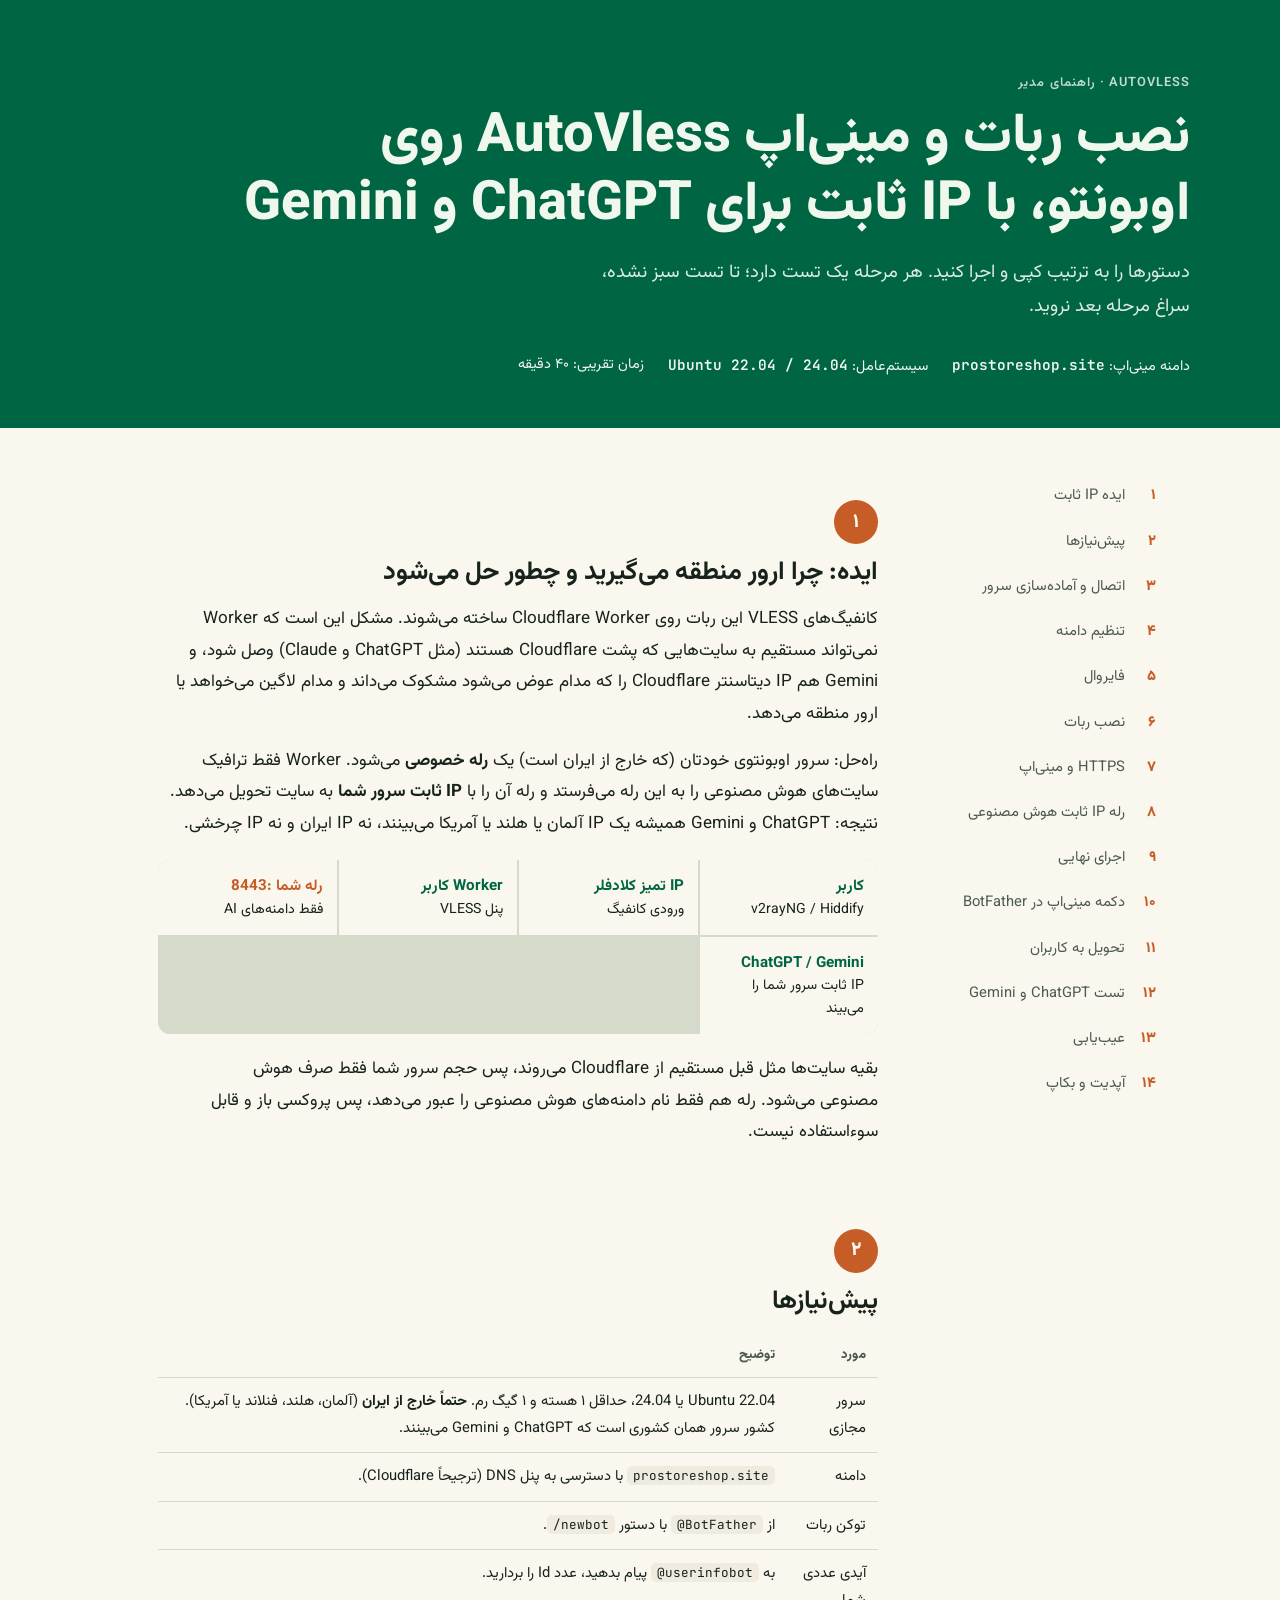
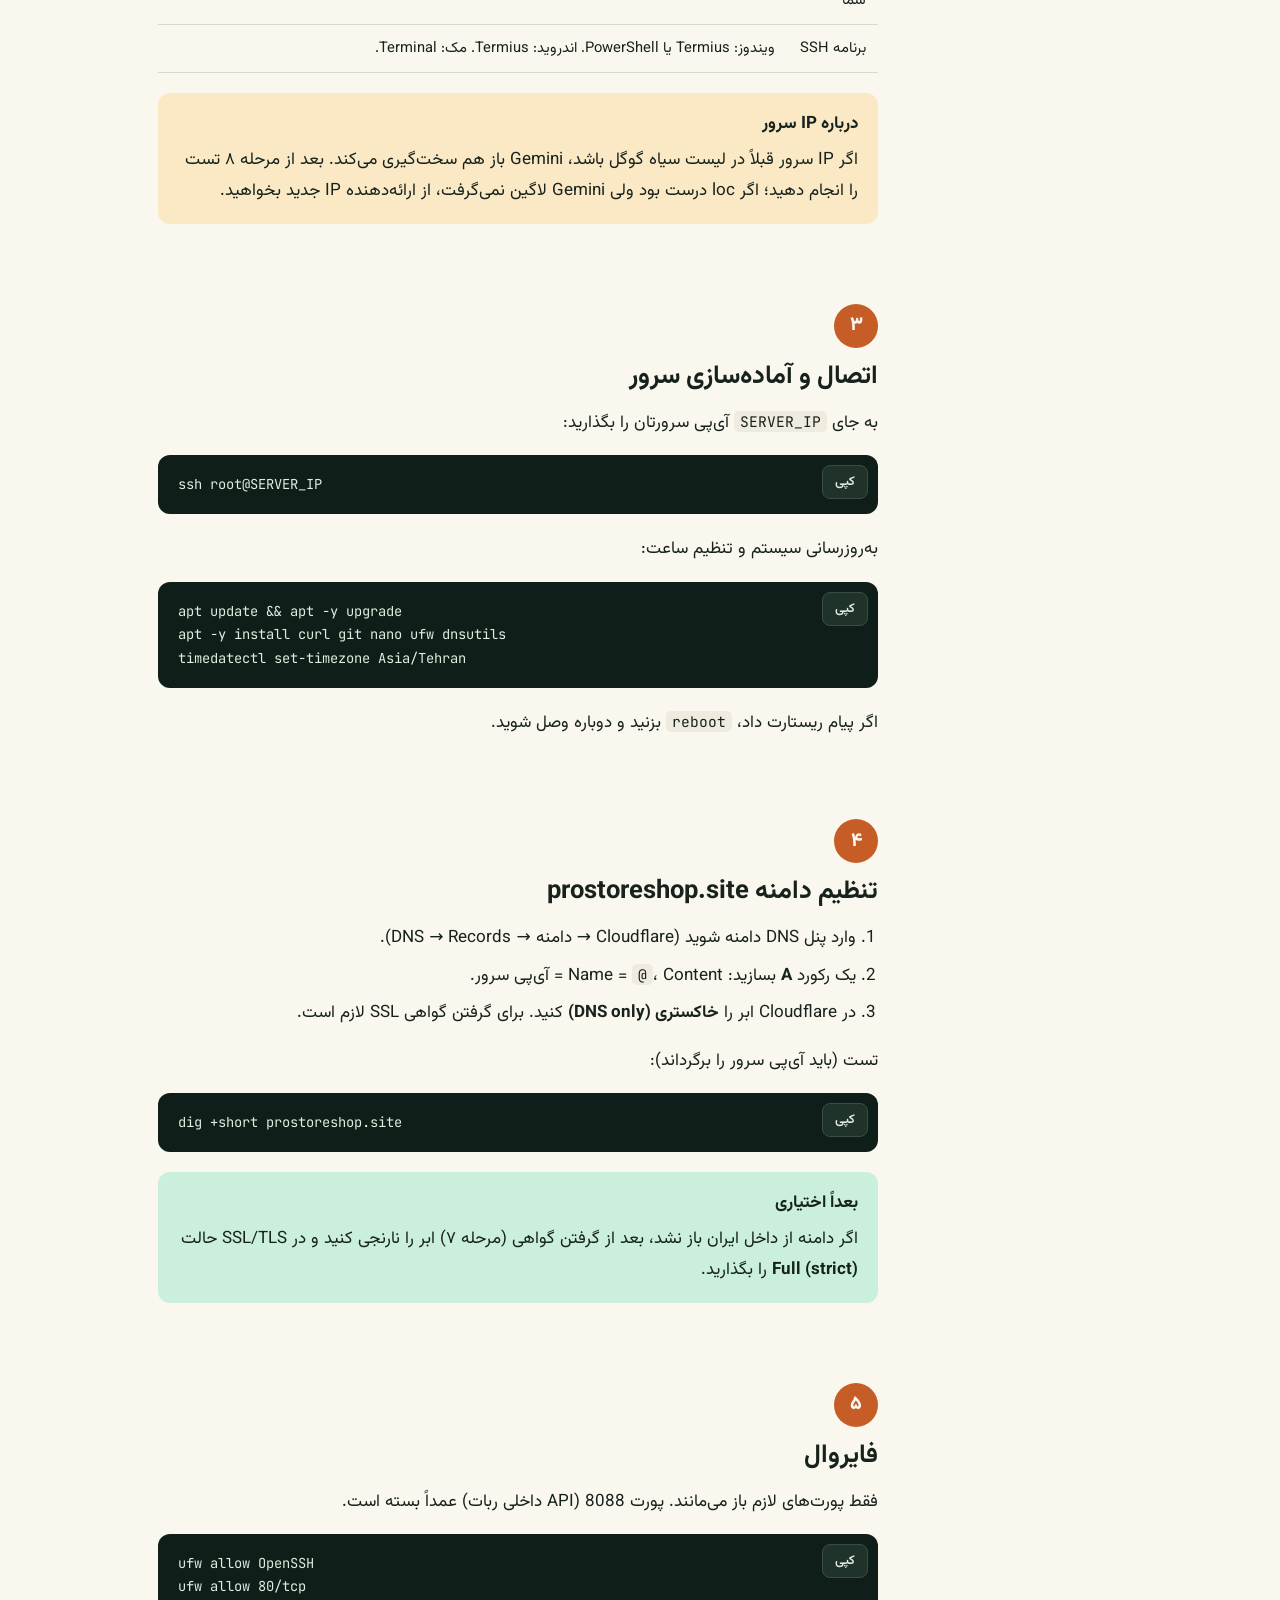
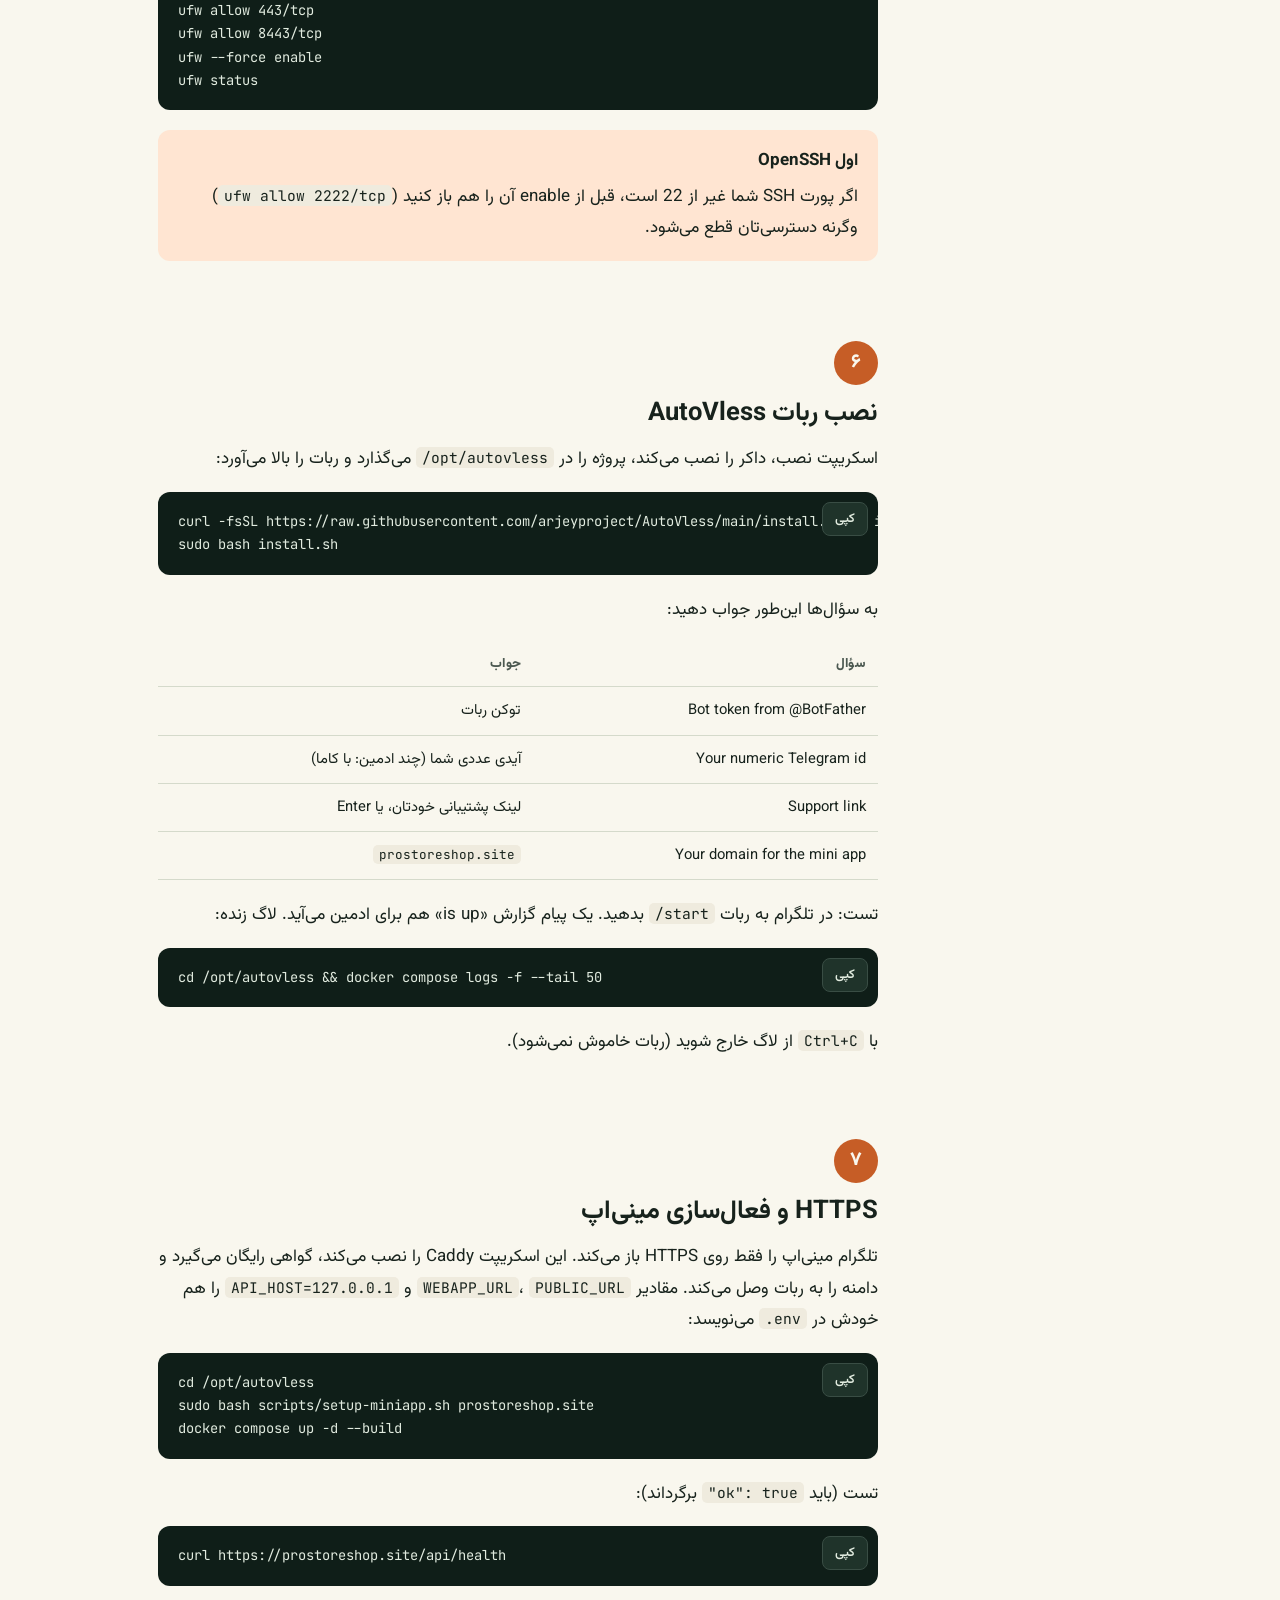
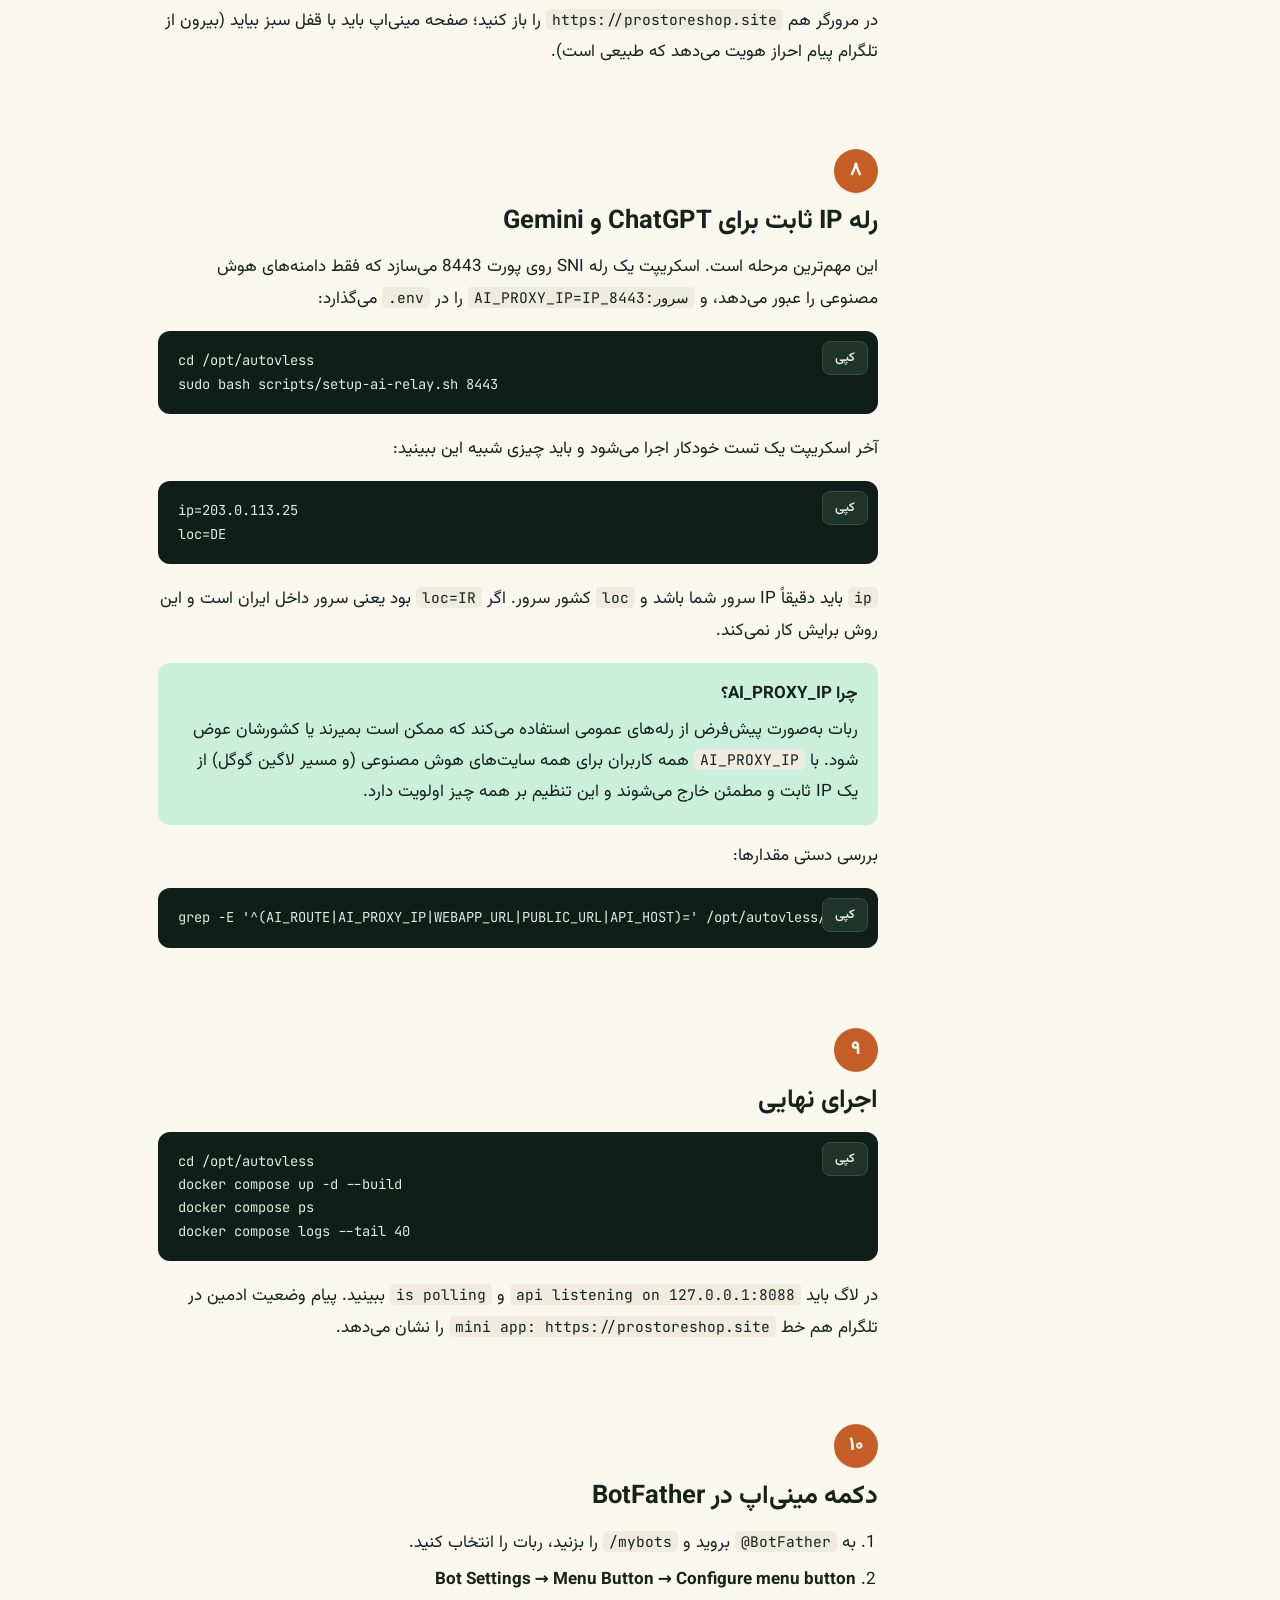
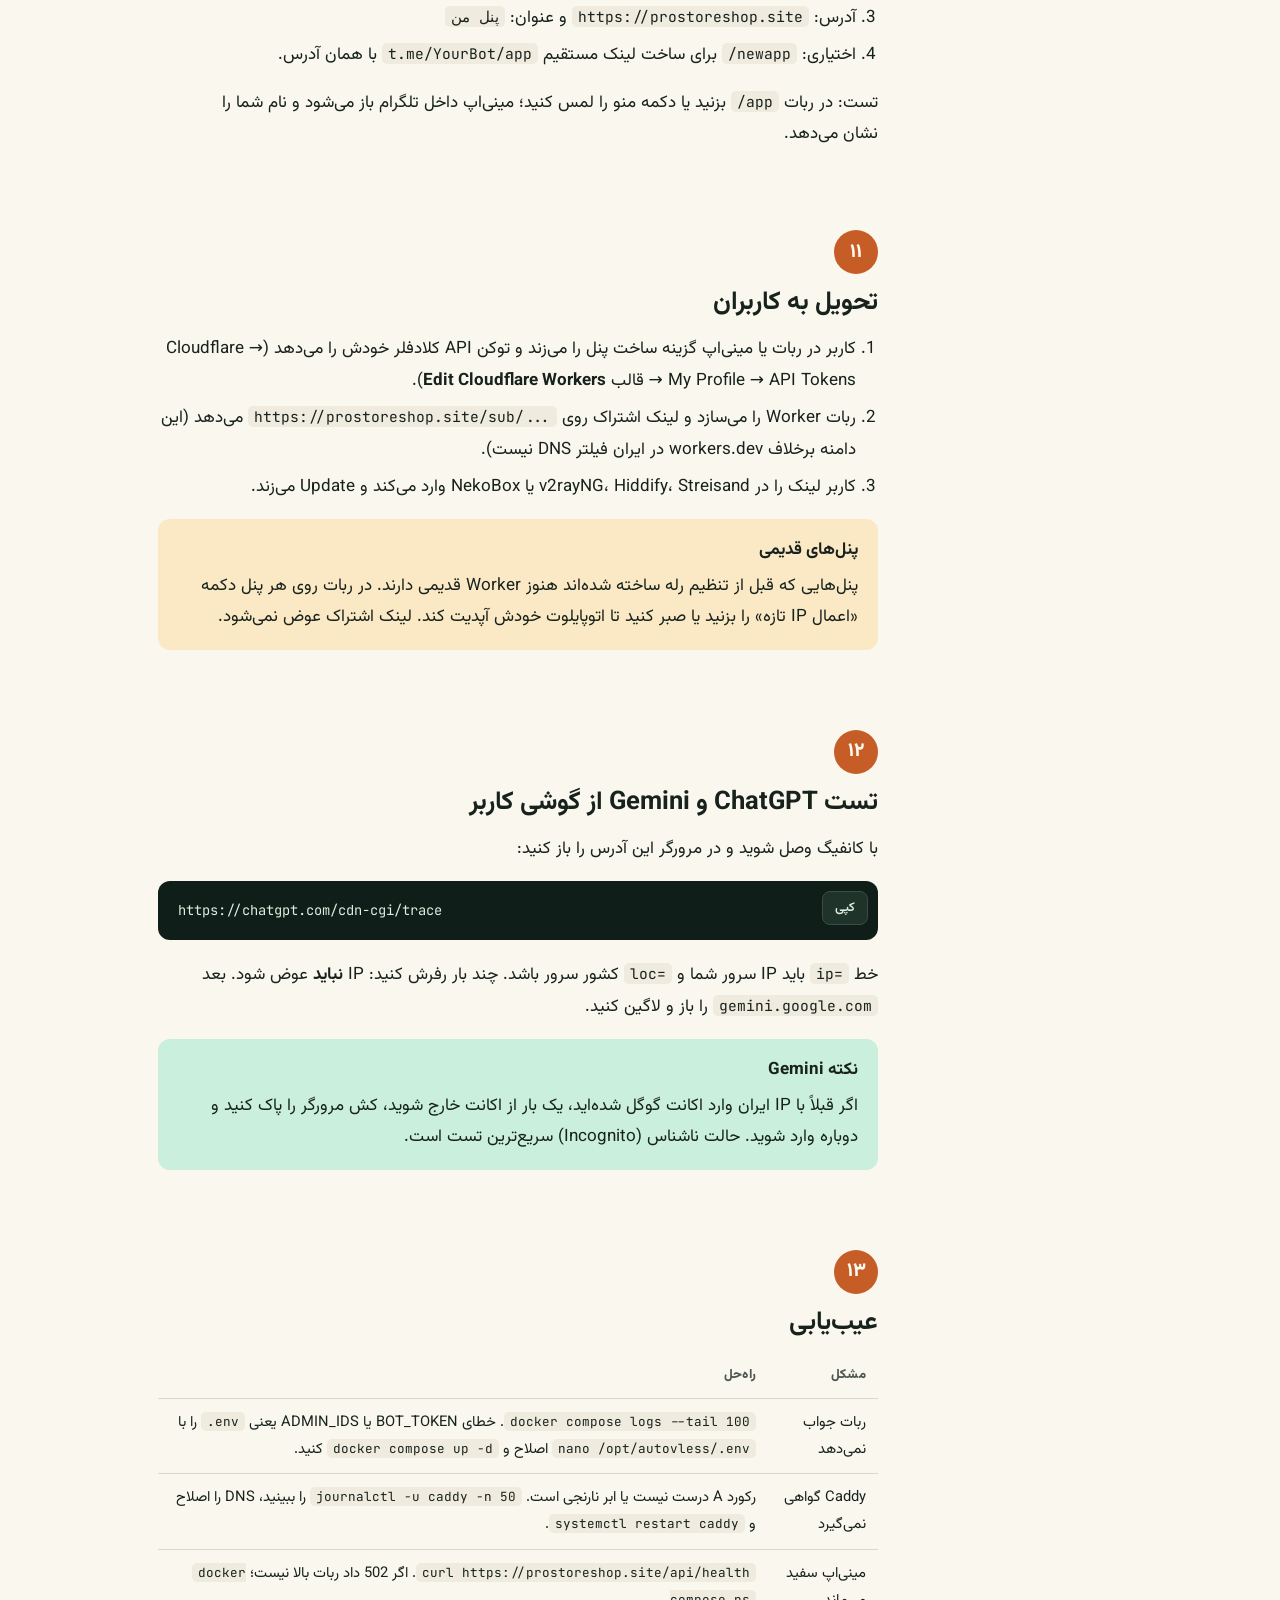
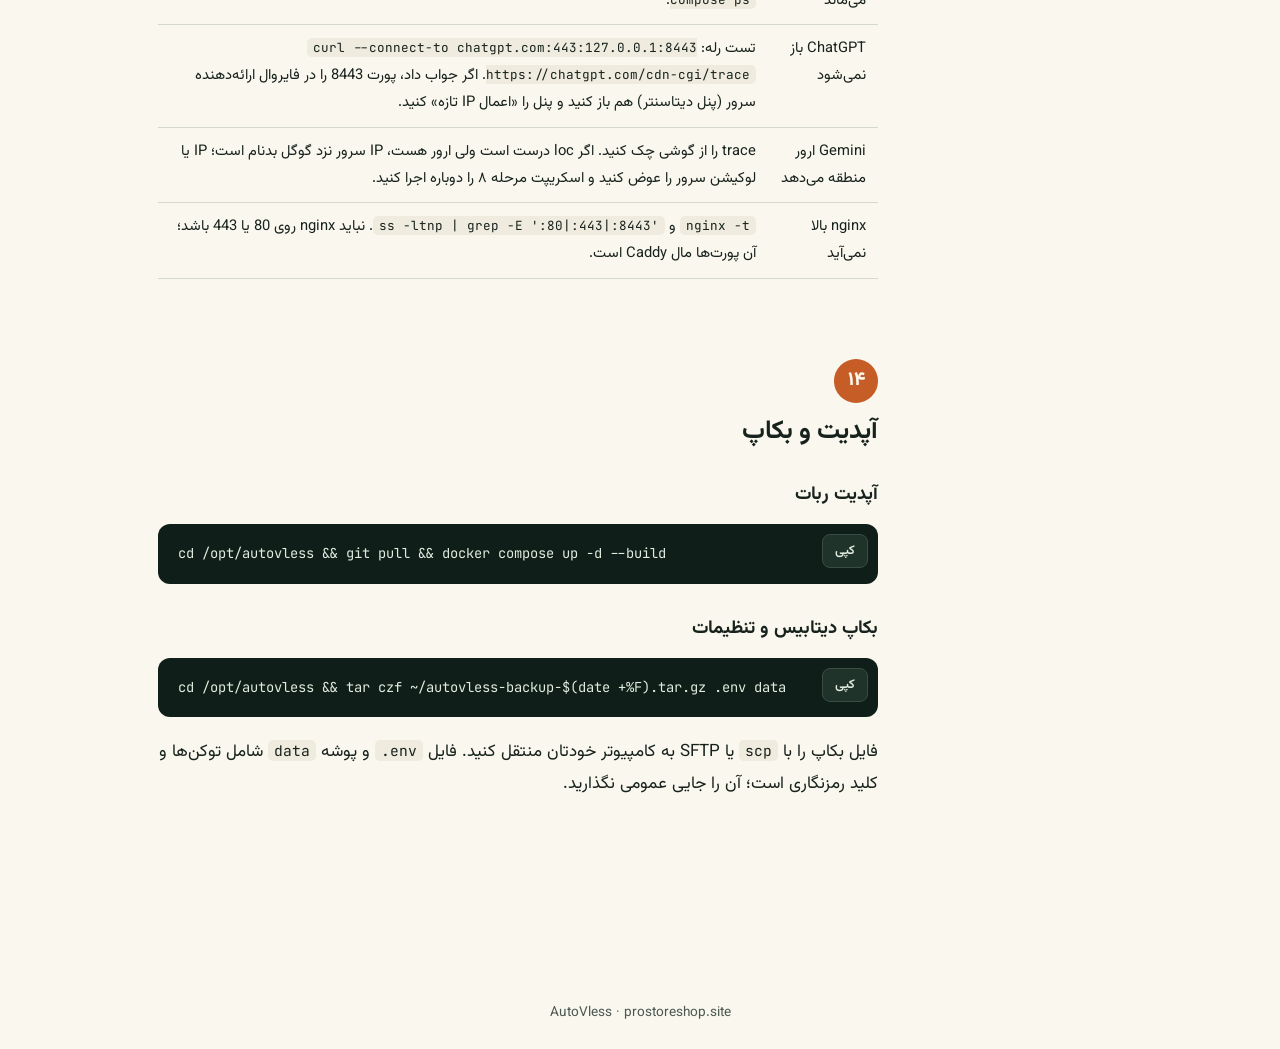
<file: docs/install-guide-fa.html>
<!doctype html>
<html lang="fa" dir="rtl">
<head>
<meta charset="utf-8">
<meta name="viewport" content="width=device-width,initial-scale=1">
<title>راهنمای نصب AutoVless از صفر تا صد</title>
<link rel="preconnect" href="https://fonts.googleapis.com">
<link href="https://fonts.googleapis.com/css2?family=Vazirmatn:wght@400;600;800&family=JetBrains+Mono:wght@400;600&display=swap" rel="stylesheet">
<style>
:root{
  --paper:oklch(97.5% .012 95);
  --paper-2:oklch(94% .018 95);
  --ink:oklch(24% .02 160);
  --ink-2:oklch(45% .02 160);
  --line:oklch(88% .02 120);
  --green:oklch(44% .11 165);
  --green-soft:oklch(92% .045 165);
  --clay:oklch(60% .15 45);
  --clay-soft:oklch(94% .04 55);
  --code:oklch(22% .025 165);
  --code-ink:oklch(93% .02 140);
  --warn-soft:oklch(94% .05 85);
  --ease:cubic-bezier(.16,1,.3,1);
}
*{box-sizing:border-box}
html{scroll-behavior:smooth}
body{margin:0;background:var(--paper);color:var(--ink);font-family:Vazirmatn,system-ui,sans-serif;font-size:17px;line-height:1.85}
a{color:var(--green)}
header{padding:72px 24px 48px;background:var(--green);color:oklch(97% .015 140)}
header .wrap{max-width:1100px;margin:auto}
.eyebrow{font-size:.8rem;letter-spacing:.08em;font-weight:600;opacity:.8}
h1{font-size:clamp(2rem,5vw,3.4rem);line-height:1.25;margin:8px 0 16px;font-weight:800;text-wrap:balance}
header p{max-width:60ch;font-size:1.15rem;opacity:.92;margin:0}
.meta{display:flex;flex-wrap:wrap;gap:8px 24px;margin-top:28px;font-size:.9rem}
.meta b{font-family:'JetBrains Mono',monospace;font-weight:600;direction:ltr;display:inline-block}
.layout{max-width:1100px;margin:auto;display:grid;grid-template-columns:1fr;gap:48px;padding:48px 24px 120px}
@media(min-width:960px){.layout{grid-template-columns:240px 1fr}}
nav{font-size:.92rem}
@media(min-width:960px){nav{position:sticky;top:24px;align-self:start}}
nav ol{list-style:none;margin:0;padding:0;counter-reset:n}
nav li{counter-increment:n}
nav a{display:flex;gap:10px;padding:6px 10px;border-radius:8px;color:var(--ink-2);text-decoration:none;transition:background .2s var(--ease)}
nav a::before{content:counter(n,persian);font-weight:800;color:var(--clay);min-width:1.4em}
nav a:hover,nav a:focus-visible{background:var(--paper-2);color:var(--ink)}
main{max-width:72ch;min-width:0}
section{padding-top:24px;margin-bottom:56px;scroll-margin-top:16px}
.step-no{display:inline-grid;place-items:center;width:44px;height:44px;border-radius:50%;background:var(--clay);color:var(--paper);font-weight:800;font-size:1.2rem}
h2{font-size:1.6rem;margin:12px 0 12px;line-height:1.4;text-wrap:balance}
h3{font-size:1.15rem;margin:28px 0 8px}
p{margin:0 0 16px;text-wrap:pretty}
ul,ol.plain{padding-inline-start:22px;margin:0 0 16px}
li{margin-bottom:6px}
code{font-family:'JetBrains Mono',monospace;font-size:.86em;background:var(--paper-2);padding:1px 6px;border-radius:5px;direction:ltr;unicode-bidi:embed}
.cmd{position:relative;margin:12px 0 20px;direction:ltr;text-align:left}
.cmd pre{margin:0;background:var(--code);color:var(--code-ink);padding:18px 20px;padding-right:92px;border-radius:12px;overflow-x:auto;font-family:'JetBrains Mono',monospace;font-size:.86rem;line-height:1.7}
.cmd button{position:absolute;top:10px;right:10px;font:600 .8rem Vazirmatn,sans-serif;border:1px solid oklch(40% .03 165);background:oklch(30% .03 165);color:var(--code-ink);padding:6px 12px;border-radius:8px;cursor:pointer;min-height:32px;transition:background .15s var(--ease)}
.cmd button:hover{background:oklch(36% .04 165)}
.cmd button:focus-visible{outline:2px solid var(--clay);outline-offset:2px}
.cmd button.done{background:var(--green);border-color:var(--green)}
.note{background:var(--green-soft);padding:16px 20px;border-radius:12px;margin:16px 0}
.warn{background:var(--warn-soft);padding:16px 20px;border-radius:12px;margin:16px 0}
.danger{background:var(--clay-soft);padding:16px 20px;border-radius:12px;margin:16px 0}
.note b:first-child,.warn b:first-child,.danger b:first-child{display:block;margin-bottom:4px}
table{width:100%;border-collapse:collapse;font-size:.92rem;margin:12px 0 20px}
th,td{text-align:right;padding:10px 12px;border-bottom:1px solid var(--line);vertical-align:top}
th{font-weight:800;color:var(--ink-2);font-size:.82rem;letter-spacing:.02em}
.flow{display:grid;grid-template-columns:repeat(auto-fit,minmax(150px,1fr));gap:2px;margin:20px 0;background:var(--line);border-radius:12px;overflow:hidden}
.flow div{background:var(--paper);padding:14px;font-size:.88rem;line-height:1.6}
.flow b{display:block;color:var(--green);font-size:.95rem}
.flow .hot b{color:var(--clay)}
footer{text-align:center;color:var(--ink-2);font-size:.85rem;padding:24px}
@media(max-width:640px){body{font-size:16px}header{padding:48px 20px 36px}.layout{padding:32px 18px 80px}}
</style>
</head>
<body>
<header><div class="wrap">
  <div class="eyebrow">AUTOVLESS · راهنمای مدیر</div>
  <h1>نصب ربات و مینی‌اپ AutoVless روی اوبونتو، با IP ثابت برای ChatGPT و Gemini</h1>
  <p>دستورها را به ترتیب کپی و اجرا کنید. هر مرحله یک تست دارد؛ تا تست سبز نشده، سراغ مرحله بعد نروید.</p>
  <div class="meta"><span>دامنه مینی‌اپ: <b>prostoreshop.site</b></span><span>سیستم‌عامل: <b>Ubuntu 22.04 / 24.04</b></span><span>زمان تقریبی: ۴۰ دقیقه</span></div>
</div></header>

<div class="layout">
<nav aria-label="فهرست"><ol>
  <li><a href="#idea">ایده IP ثابت</a></li>
  <li><a href="#need">پیش‌نیازها</a></li>
  <li><a href="#ssh">اتصال و آماده‌سازی سرور</a></li>
  <li><a href="#dns">تنظیم دامنه</a></li>
  <li><a href="#fw">فایروال</a></li>
  <li><a href="#bot">نصب ربات</a></li>
  <li><a href="#app">HTTPS و مینی‌اپ</a></li>
  <li><a href="#relay">رله IP ثابت هوش مصنوعی</a></li>
  <li><a href="#start">اجرای نهایی</a></li>
  <li><a href="#father">دکمه مینی‌اپ در BotFather</a></li>
  <li><a href="#users">تحویل به کاربران</a></li>
  <li><a href="#test">تست ChatGPT و Gemini</a></li>
  <li><a href="#fix">عیب‌یابی</a></li>
  <li><a href="#keep">آپدیت و بکاپ</a></li>
</ol></nav>

<main>

<section id="idea">
<span class="step-no">۱</span>
<h2>ایده: چرا ارور منطقه می‌گیرید و چطور حل می‌شود</h2>
<p>کانفیگ‌های VLESS این ربات روی Cloudflare Worker ساخته می‌شوند. مشکل این است که Worker نمی‌تواند مستقیم به سایت‌هایی که پشت Cloudflare هستند (مثل ChatGPT و Claude) وصل شود، و Gemini هم IP دیتاسنتر Cloudflare را که مدام عوض می‌شود مشکوک می‌داند و مدام لاگین می‌خواهد یا ارور منطقه می‌دهد.</p>
<p>راه‌حل: سرور اوبونتوی خودتان (که خارج از ایران است) یک <b>رله خصوصی</b> می‌شود. Worker فقط ترافیک سایت‌های هوش مصنوعی را به این رله می‌فرستد و رله آن را با <b>IP ثابت سرور شما</b> به سایت تحویل می‌دهد. نتیجه: ChatGPT و Gemini همیشه یک IP آلمان یا هلند یا آمریکا می‌بینند، نه IP ایران و نه IP چرخشی.</p>
<div class="flow">
  <div><b>کاربر</b>v2rayNG / Hiddify</div>
  <div><b>IP تمیز کلادفلر</b>ورودی کانفیگ</div>
  <div><b>Worker کاربر</b>پنل VLESS</div>
  <div class="hot"><b>رله شما :8443</b>فقط دامنه‌های AI</div>
  <div><b>ChatGPT / Gemini</b>IP ثابت سرور شما را می‌بیند</div>
</div>
<p>بقیه سایت‌ها مثل قبل مستقیم از Cloudflare می‌روند، پس حجم سرور شما فقط صرف هوش مصنوعی می‌شود. رله هم فقط نام دامنه‌های هوش مصنوعی را عبور می‌دهد، پس پروکسی باز و قابل سوءاستفاده نیست.</p>
</section>

<section id="need">
<span class="step-no">۲</span>
<h2>پیش‌نیازها</h2>
<table>
<tr><th>مورد</th><th>توضیح</th></tr>
<tr><td>سرور مجازی</td><td>Ubuntu 22.04 یا 24.04، حداقل ۱ هسته و ۱ گیگ رم. <b>حتماً خارج از ایران</b> (آلمان، هلند، فنلاند یا آمریکا). کشور سرور همان کشوری است که ChatGPT و Gemini می‌بینند.</td></tr>
<tr><td>دامنه</td><td><code>prostoreshop.site</code> با دسترسی به پنل DNS (ترجیحاً Cloudflare).</td></tr>
<tr><td>توکن ربات</td><td>از <code>@BotFather</code> با دستور <code>/newbot</code>.</td></tr>
<tr><td>آیدی عددی شما</td><td>به <code>@userinfobot</code> پیام بدهید، عدد Id را بردارید.</td></tr>
<tr><td>برنامه SSH</td><td>ویندوز: Termius یا PowerShell. اندروید: Termius. مک: Terminal.</td></tr>
</table>
<div class="warn"><b>درباره IP سرور</b>اگر IP سرور قبلاً در لیست سیاه گوگل باشد، Gemini باز هم سخت‌گیری می‌کند. بعد از مرحله ۸ تست را انجام دهید؛ اگر loc درست بود ولی Gemini لاگین نمی‌گرفت، از ارائه‌دهنده IP جدید بخواهید.</div>
</section>

<section id="ssh">
<span class="step-no">۳</span>
<h2>اتصال و آماده‌سازی سرور</h2>
<p>به جای <code>SERVER_IP</code> آی‌پی سرورتان را بگذارید:</p>
<div class="cmd"><pre>ssh root@SERVER_IP</pre></div>
<p>به‌روزرسانی سیستم و تنظیم ساعت:</p>
<div class="cmd"><pre>apt update && apt -y upgrade
apt -y install curl git nano ufw dnsutils
timedatectl set-timezone Asia/Tehran</pre></div>
<p>اگر پیام ریستارت داد، <code>reboot</code> بزنید و دوباره وصل شوید.</p>
</section>

<section id="dns">
<span class="step-no">۴</span>
<h2>تنظیم دامنه prostoreshop.site</h2>
<ol class="plain">
<li>وارد پنل DNS دامنه شوید (Cloudflare → دامنه → DNS → Records).</li>
<li>یک رکورد <b>A</b> بسازید: Name = <code>@</code>، Content = آی‌پی سرور.</li>
<li>در Cloudflare ابر را <b>خاکستری (DNS only)</b> کنید. برای گرفتن گواهی SSL لازم است.</li>
</ol>
<p>تست (باید آی‌پی سرور را برگرداند):</p>
<div class="cmd"><pre>dig +short prostoreshop.site</pre></div>
<div class="note"><b>بعداً اختیاری</b>اگر دامنه از داخل ایران باز نشد، بعد از گرفتن گواهی (مرحله ۷) ابر را نارنجی کنید و در SSL/TLS حالت <b>Full (strict)</b> را بگذارید.</div>
</section>

<section id="fw">
<span class="step-no">۵</span>
<h2>فایروال</h2>
<p>فقط پورت‌های لازم باز می‌مانند. پورت 8088 (API داخلی ربات) عمداً بسته است.</p>
<div class="cmd"><pre>ufw allow OpenSSH
ufw allow 80/tcp
ufw allow 443/tcp
ufw allow 8443/tcp
ufw --force enable
ufw status</pre></div>
<div class="danger"><b>اول OpenSSH</b>اگر پورت SSH شما غیر از 22 است، قبل از enable آن را هم باز کنید (<code>ufw allow 2222/tcp</code>) وگرنه دسترسی‌تان قطع می‌شود.</div>
</section>

<section id="bot">
<span class="step-no">۶</span>
<h2>نصب ربات AutoVless</h2>
<p>اسکریپت نصب، داکر را نصب می‌کند، پروژه را در <code>/opt/autovless</code> می‌گذارد و ربات را بالا می‌آورد:</p>
<div class="cmd"><pre>curl -fsSL https://raw.githubusercontent.com/arjeyproject/AutoVless/main/install.sh -o install.sh
sudo bash install.sh</pre></div>
<p>به سؤال‌ها این‌طور جواب دهید:</p>
<table>
<tr><th>سؤال</th><th>جواب</th></tr>
<tr><td>Bot token from @BotFather</td><td>توکن ربات</td></tr>
<tr><td>Your numeric Telegram id</td><td>آیدی عددی شما (چند ادمین: با کاما)</td></tr>
<tr><td>Support link</td><td>لینک پشتیبانی خودتان، یا Enter</td></tr>
<tr><td>Your domain for the mini app</td><td><code>prostoreshop.site</code></td></tr>
</table>
<p>تست: در تلگرام به ربات <code>/start</code> بدهید. یک پیام گزارش «is up» هم برای ادمین می‌آید. لاگ زنده:</p>
<div class="cmd"><pre>cd /opt/autovless && docker compose logs -f --tail 50</pre></div>
<p>با <code>Ctrl+C</code> از لاگ خارج شوید (ربات خاموش نمی‌شود).</p>
</section>

<section id="app">
<span class="step-no">۷</span>
<h2>HTTPS و فعال‌سازی مینی‌اپ</h2>
<p>تلگرام مینی‌اپ را فقط روی HTTPS باز می‌کند. این اسکریپت Caddy را نصب می‌کند، گواهی رایگان می‌گیرد و دامنه را به ربات وصل می‌کند. مقادیر <code>WEBAPP_URL</code>، <code>PUBLIC_URL</code> و <code>API_HOST=127.0.0.1</code> را هم خودش در <code>.env</code> می‌نویسد:</p>
<div class="cmd"><pre>cd /opt/autovless
sudo bash scripts/setup-miniapp.sh prostoreshop.site
docker compose up -d --build</pre></div>
<p>تست (باید <code>"ok": true</code> برگرداند):</p>
<div class="cmd"><pre>curl https://prostoreshop.site/api/health</pre></div>
<p>در مرورگر هم <code>https://prostoreshop.site</code> را باز کنید؛ صفحه مینی‌اپ باید با قفل سبز بیاید (بیرون از تلگرام پیام احراز هویت می‌دهد که طبیعی است).</p>
</section>

<section id="relay">
<span class="step-no">۸</span>
<h2>رله IP ثابت برای ChatGPT و Gemini</h2>
<p>این مهم‌ترین مرحله است. اسکریپت یک رله SNI روی پورت 8443 می‌سازد که فقط دامنه‌های هوش مصنوعی را عبور می‌دهد، و <code>AI_PROXY_IP=IP_سرور:8443</code> را در <code>.env</code> می‌گذارد:</p>
<div class="cmd"><pre>cd /opt/autovless
sudo bash scripts/setup-ai-relay.sh 8443</pre></div>
<p>آخر اسکریپت یک تست خودکار اجرا می‌شود و باید چیزی شبیه این ببینید:</p>
<div class="cmd"><pre>ip=203.0.113.25
loc=DE</pre></div>
<p><code>ip</code> باید دقیقاً IP سرور شما باشد و <code>loc</code> کشور سرور. اگر <code>loc=IR</code> بود یعنی سرور داخل ایران است و این روش برایش کار نمی‌کند.</p>
<div class="note"><b>چرا AI_PROXY_IP؟</b>ربات به‌صورت پیش‌فرض از رله‌های عمومی استفاده می‌کند که ممکن است بمیرند یا کشورشان عوض شود. با <code>AI_PROXY_IP</code> همه کاربران برای همه سایت‌های هوش مصنوعی (و مسیر لاگین گوگل) از یک IP ثابت و مطمئن خارج می‌شوند و این تنظیم بر همه چیز اولویت دارد.</div>
<p>بررسی دستی مقدارها:</p>
<div class="cmd"><pre>grep -E '^(AI_ROUTE|AI_PROXY_IP|WEBAPP_URL|PUBLIC_URL|API_HOST)=' /opt/autovless/.env</pre></div>
</section>

<section id="start">
<span class="step-no">۹</span>
<h2>اجرای نهایی</h2>
<div class="cmd"><pre>cd /opt/autovless
docker compose up -d --build
docker compose ps
docker compose logs --tail 40</pre></div>
<p>در لاگ باید <code>api listening on 127.0.0.1:8088</code> و <code>is polling</code> ببینید. پیام وضعیت ادمین در تلگرام هم خط <code>mini app: https://prostoreshop.site</code> را نشان می‌دهد.</p>
</section>

<section id="father">
<span class="step-no">۱۰</span>
<h2>دکمه مینی‌اپ در BotFather</h2>
<ol class="plain">
<li>به <code>@BotFather</code> بروید و <code>/mybots</code> را بزنید، ربات را انتخاب کنید.</li>
<li><b>Bot Settings → Menu Button → Configure menu button</b></li>
<li>آدرس: <code>https://prostoreshop.site</code> و عنوان: <code>پنل من</code></li>
<li>اختیاری: <code>/newapp</code> برای ساخت لینک مستقیم <code>t.me/YourBot/app</code> با همان آدرس.</li>
</ol>
<p>تست: در ربات <code>/app</code> بزنید یا دکمه منو را لمس کنید؛ مینی‌اپ داخل تلگرام باز می‌شود و نام شما را نشان می‌دهد.</p>
</section>

<section id="users">
<span class="step-no">۱۱</span>
<h2>تحویل به کاربران</h2>
<ol class="plain">
<li>کاربر در ربات یا مینی‌اپ گزینه ساخت پنل را می‌زند و توکن API کلادفلر خودش را می‌دهد (Cloudflare → My Profile → API Tokens → قالب <b>Edit Cloudflare Workers</b>).</li>
<li>ربات Worker را می‌سازد و لینک اشتراک روی <code>https://prostoreshop.site/sub/...</code> می‌دهد (این دامنه برخلاف workers.dev در ایران فیلتر DNS نیست).</li>
<li>کاربر لینک را در v2rayNG، Hiddify، Streisand یا NekoBox وارد می‌کند و Update می‌زند.</li>
</ol>
<div class="warn"><b>پنل‌های قدیمی</b>پنل‌هایی که قبل از تنظیم رله ساخته شده‌اند هنوز Worker قدیمی دارند. در ربات روی هر پنل دکمه «اعمال IP تازه» را بزنید یا صبر کنید تا اتوپایلوت خودش آپدیت کند. لینک اشتراک عوض نمی‌شود.</div>
</section>

<section id="test">
<span class="step-no">۱۲</span>
<h2>تست ChatGPT و Gemini از گوشی کاربر</h2>
<p>با کانفیگ وصل شوید و در مرورگر این آدرس را باز کنید:</p>
<div class="cmd"><pre>https://chatgpt.com/cdn-cgi/trace</pre></div>
<p>خط <code>ip=</code> باید IP سرور شما و <code>loc=</code> کشور سرور باشد. چند بار رفرش کنید: IP <b>نباید</b> عوض شود. بعد <code>gemini.google.com</code> را باز و لاگین کنید.</p>
<div class="note"><b>نکته Gemini</b>اگر قبلاً با IP ایران وارد اکانت گوگل شده‌اید، یک بار از اکانت خارج شوید، کش مرورگر را پاک کنید و دوباره وارد شوید. حالت ناشناس (Incognito) سریع‌ترین تست است.</div>
</section>

<section id="fix">
<span class="step-no">۱۳</span>
<h2>عیب‌یابی</h2>
<table>
<tr><th>مشکل</th><th>راه‌حل</th></tr>
<tr><td>ربات جواب نمی‌دهد</td><td><code>docker compose logs --tail 100</code>. خطای BOT_TOKEN یا ADMIN_IDS یعنی <code>.env</code> را با <code>nano /opt/autovless/.env</code> اصلاح و <code>docker compose up -d</code> کنید.</td></tr>
<tr><td>Caddy گواهی نمی‌گیرد</td><td>رکورد A درست نیست یا ابر نارنجی است. <code>journalctl -u caddy -n 50</code> را ببینید، DNS را اصلاح و <code>systemctl restart caddy</code>.</td></tr>
<tr><td>مینی‌اپ سفید می‌ماند</td><td><code>curl https://prostoreshop.site/api/health</code>. اگر 502 داد ربات بالا نیست؛ <code>docker compose ps</code>.</td></tr>
<tr><td>ChatGPT باز نمی‌شود</td><td>تست رله: <code>curl --connect-to chatgpt.com:443:127.0.0.1:8443 https://chatgpt.com/cdn-cgi/trace</code>. اگر جواب داد، پورت 8443 را در فایروال ارائه‌دهنده سرور (پنل دیتاسنتر) هم باز کنید و پنل را «اعمال IP تازه» کنید.</td></tr>
<tr><td>Gemini ارور منطقه می‌دهد</td><td>trace را از گوشی چک کنید. اگر loc درست است ولی ارور هست، IP سرور نزد گوگل بدنام است؛ IP یا لوکیشن سرور را عوض کنید و اسکریپت مرحله ۸ را دوباره اجرا کنید.</td></tr>
<tr><td>nginx بالا نمی‌آید</td><td><code>nginx -t</code> و <code>ss -ltnp | grep -E ':80|:443|:8443'</code>. نباید nginx روی 80 یا 443 باشد؛ آن پورت‌ها مال Caddy است.</td></tr>
</table>
</section>

<section id="keep">
<span class="step-no">۱۴</span>
<h2>آپدیت و بکاپ</h2>
<h3>آپدیت ربات</h3>
<div class="cmd"><pre>cd /opt/autovless && git pull && docker compose up -d --build</pre></div>
<h3>بکاپ دیتابیس و تنظیمات</h3>
<div class="cmd"><pre>cd /opt/autovless && tar czf ~/autovless-backup-$(date +%F).tar.gz .env data</pre></div>
<p>فایل بکاپ را با <code>scp</code> یا SFTP به کامپیوتر خودتان منتقل کنید. فایل <code>.env</code> و پوشه <code>data</code> شامل توکن‌ها و کلید رمزنگاری است؛ آن را جایی عمومی نگذارید.</p>
</section>

</main>
</div>
<footer>AutoVless · prostoreshop.site</footer>

<script>
document.querySelectorAll('.cmd').forEach(box=>{
  const btn=document.createElement('button');
  btn.type='button';btn.textContent='کپی';
  btn.addEventListener('click',async()=>{
    const text=box.querySelector('pre').innerText;
    try{await navigator.clipboard.writeText(text);}catch(e){
      const t=document.createElement('textarea');t.value=text;document.body.appendChild(t);t.select();document.execCommand('copy');t.remove();
    }
    btn.textContent='کپی شد';btn.classList.add('done');
    setTimeout(()=>{btn.textContent='کپی';btn.classList.remove('done');},1600);
  });
  box.appendChild(btn);
});
</script>
</body>
</html>
</file>
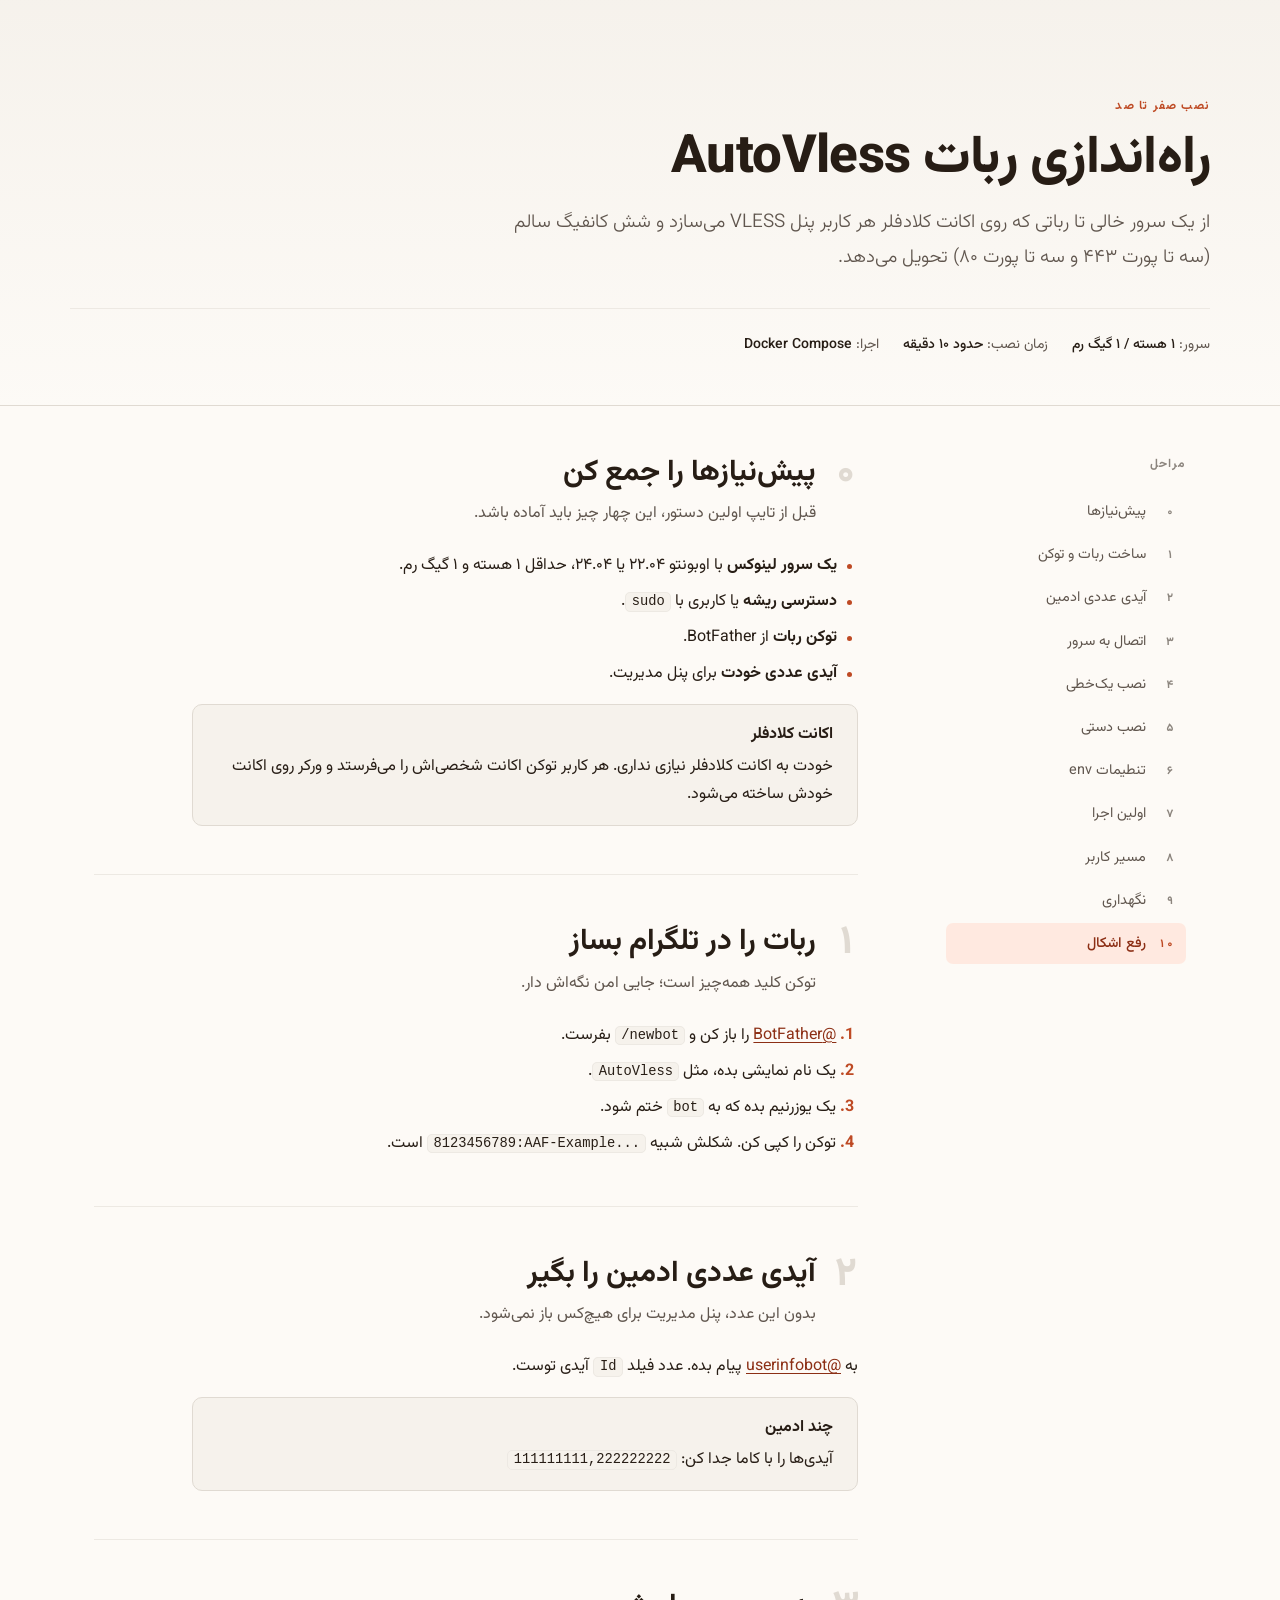
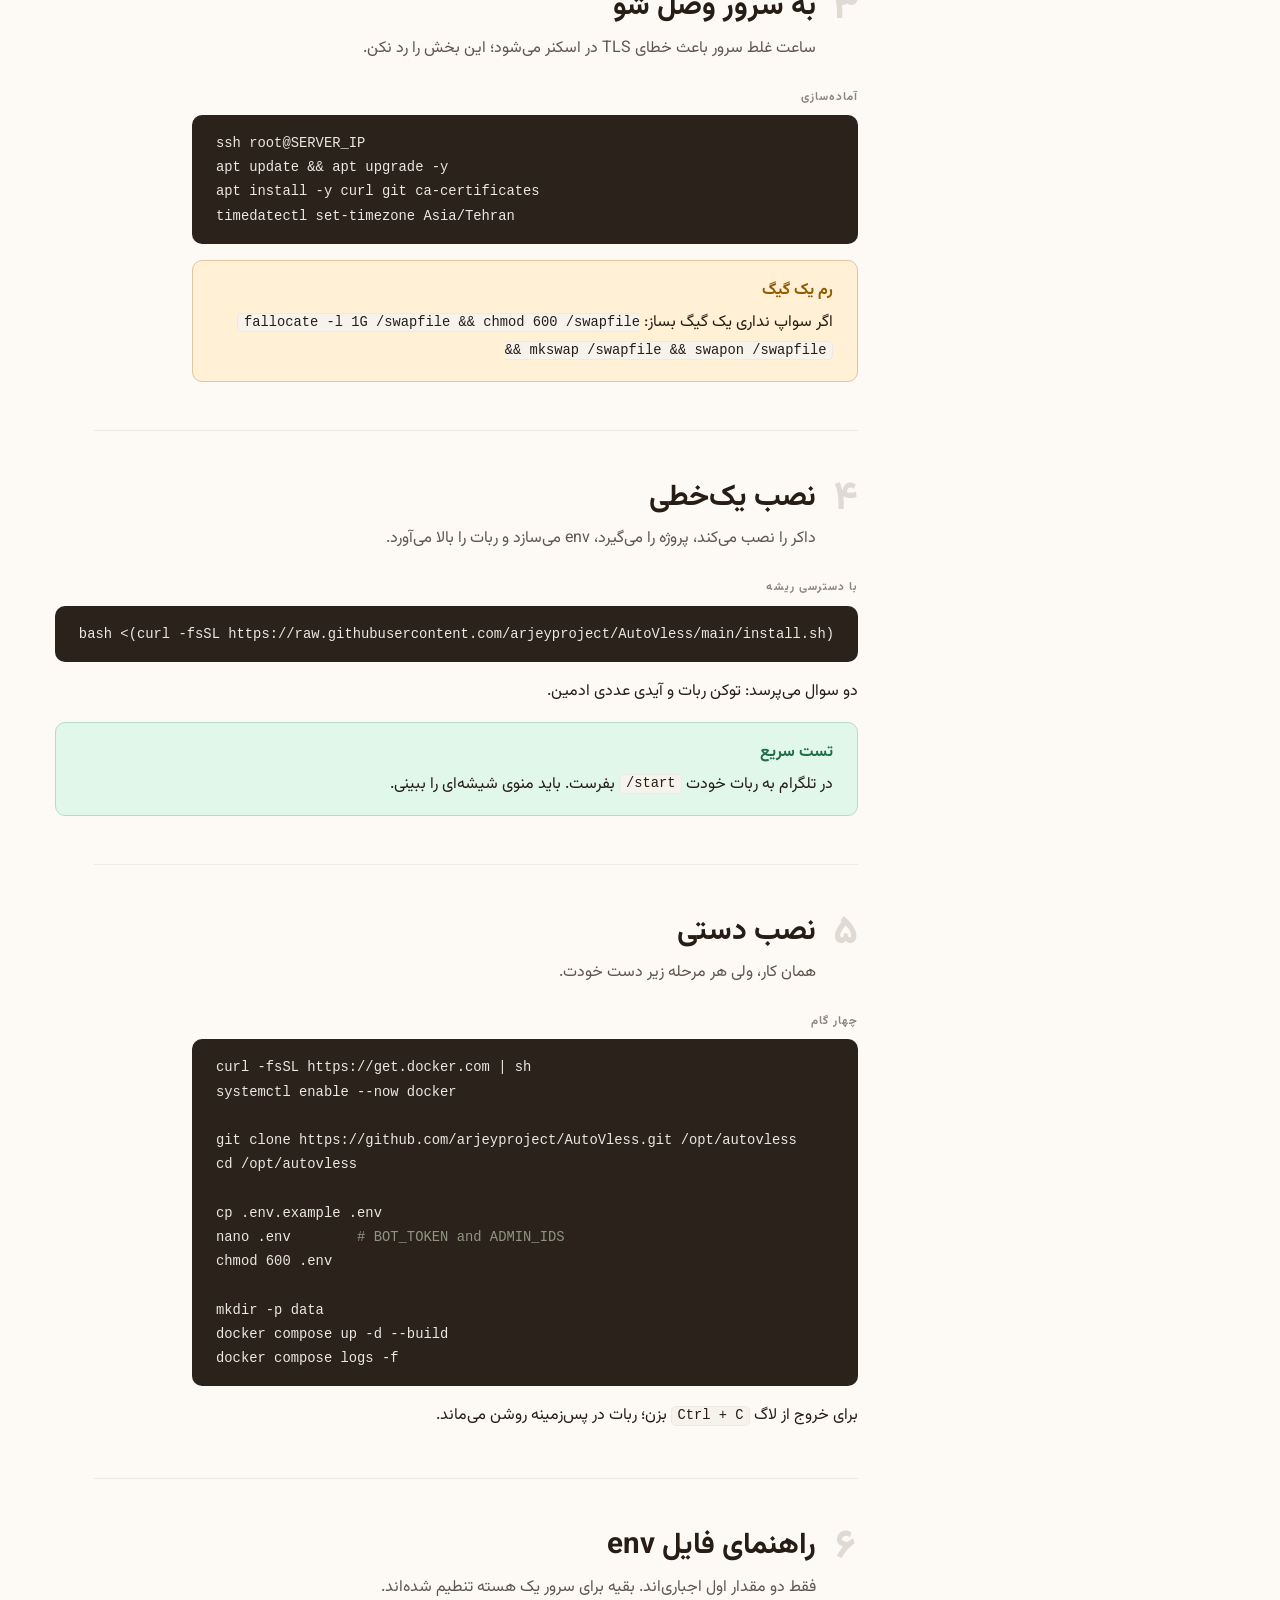
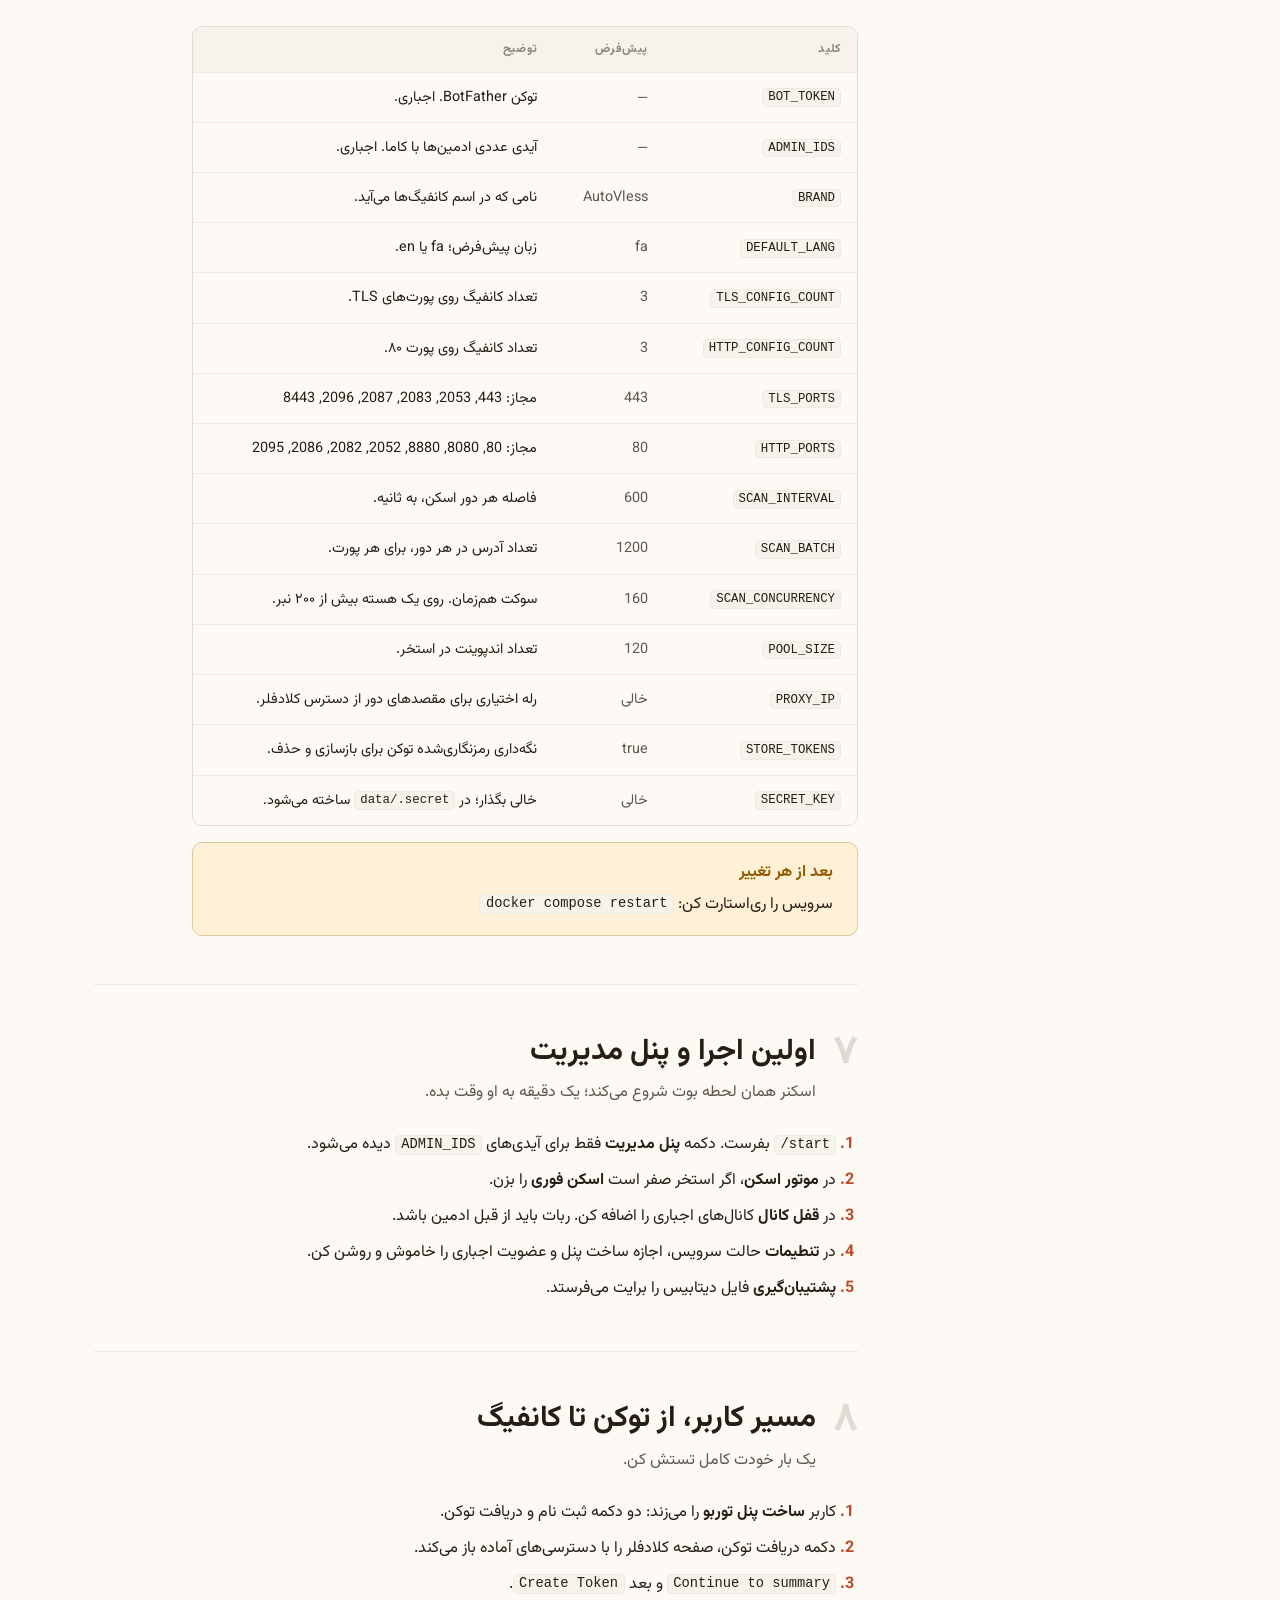
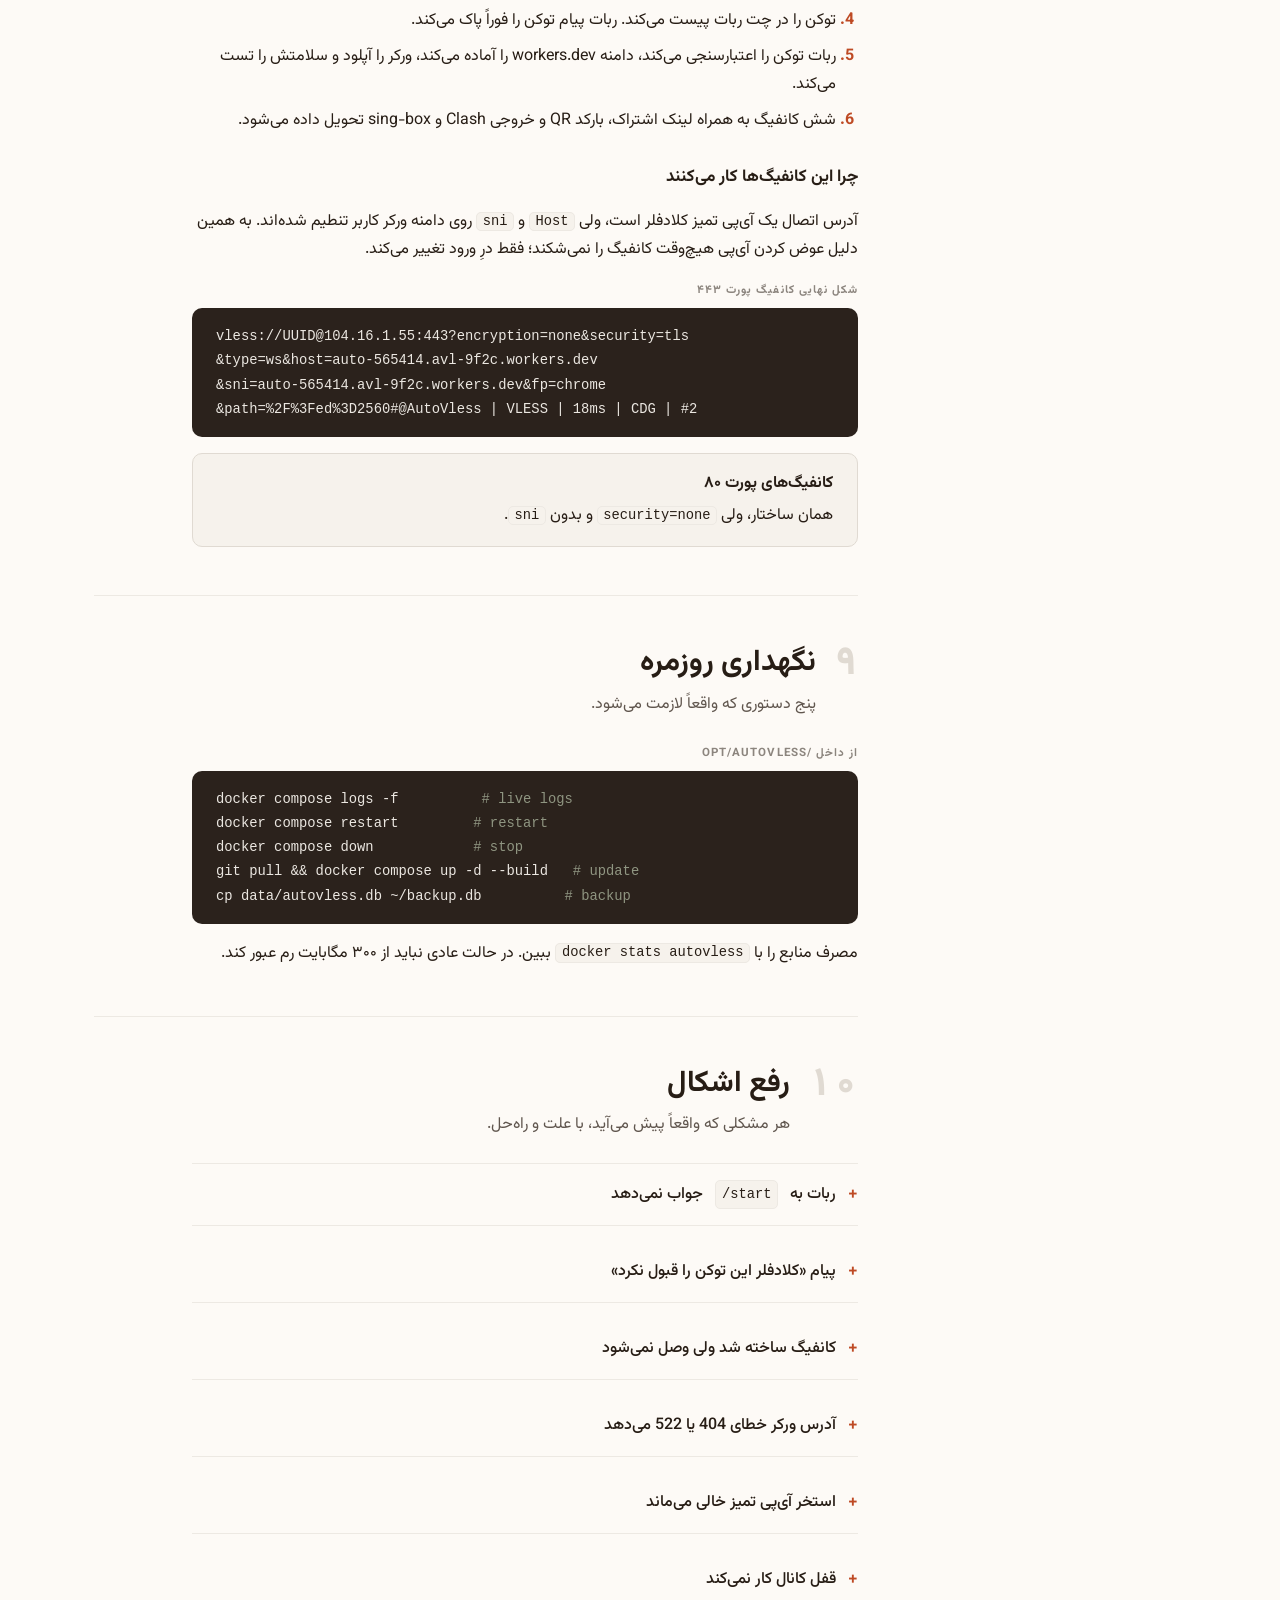
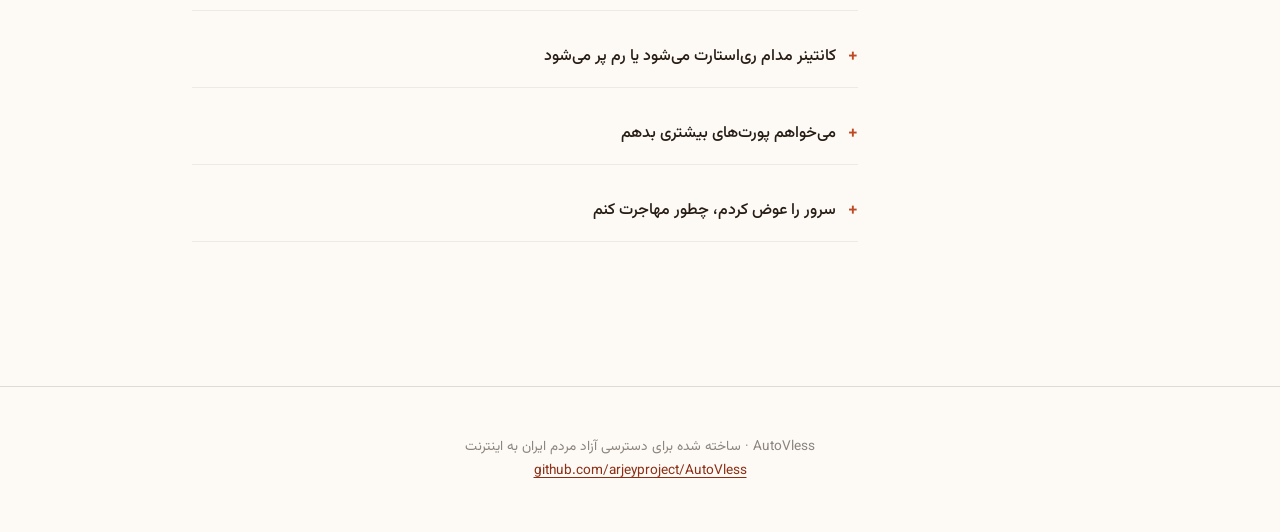
<file: docs/install.html>
<!doctype html>
<html lang="fa" dir="rtl">
<head>
<meta charset="utf-8">
<meta name="viewport" content="width=device-width, initial-scale=1">
<title>راهنمای نصب AutoVless</title>
<link href="https://fonts.googleapis.com/css2?family=Vazirmatn:wght@300;400;500;700;800&display=swap" rel="stylesheet">
<style>
:root{
  --paper:oklch(98.6% 0.006 78); --sunk:oklch(96.2% 0.009 78);
  --line:oklch(89% 0.012 70); --line-soft:oklch(93.5% 0.009 74);
  --ink:oklch(24% 0.022 58); --ink-soft:oklch(46% 0.018 62); --ink-faint:oklch(62% 0.014 66);
  --accent:oklch(56% 0.158 38); --accent-deep:oklch(44% 0.132 36); --accent-wash:oklch(95% 0.028 44);
  --good:oklch(48% 0.098 158); --good-wash:oklch(95.5% 0.03 158);
  --warn:oklch(52% 0.12 72); --warn-wash:oklch(96% 0.038 80);
  --code-bg:oklch(26% 0.018 58); --code-ink:oklch(93% 0.01 80);
  --font:"Vazirmatn",-apple-system,BlinkMacSystemFont,"Segoe UI",system-ui,sans-serif;
  --mono:ui-monospace,SFMono-Regular,Menlo,Consolas,monospace;
  --ease:cubic-bezier(0.22,1,0.36,1);
}
*{box-sizing:border-box}
html{scroll-behavior:smooth;scroll-padding-top:80px}
body{margin:0;background:var(--paper);color:var(--ink);font:400 16px/1.75 var(--font)}
h1,h2,h3{text-wrap:balance;margin:0}
p{margin:0;text-wrap:pretty}
a{color:var(--accent-deep);text-underline-offset:3px}
a:hover{color:var(--accent)}
:focus-visible{outline:2px solid var(--accent);outline-offset:3px;border-radius:3px}
header{padding:96px 24px 48px;border-bottom:1px solid var(--line);background:linear-gradient(to bottom,var(--sunk),var(--paper))}
header div{max-width:1140px;margin:0 auto}
.eyebrow{font-size:.75rem;font-weight:700;letter-spacing:.1em;text-transform:uppercase;color:var(--accent);margin-bottom:12px}
h1{font-size:clamp(2.1rem,6vw,3.3rem);font-weight:800;line-height:1.15;letter-spacing:-.01em}
.lede{margin-top:16px;max-width:64ch;font-size:1.18rem;font-weight:300;line-height:1.85;color:var(--ink-soft)}
.facts{display:flex;flex-wrap:wrap;gap:8px 24px;margin-top:32px;padding-top:24px;border-top:1px solid var(--line-soft);font-size:.875rem;color:var(--ink-soft)}
.facts b{color:var(--ink);font-weight:500}
.shell{max-width:1140px;margin:0 auto;padding:48px 24px 96px;display:grid;gap:64px}
@media(min-width:1040px){.shell{grid-template-columns:240px minmax(0,1fr);gap:64px 88px;align-items:start}nav{position:sticky;top:32px;max-height:calc(100vh - 96px);overflow-y:auto}}
nav h2{font-size:.75rem;font-weight:700;letter-spacing:.1em;text-transform:uppercase;color:var(--ink-faint);margin-bottom:16px}
nav ol{list-style:none;margin:0;padding:0;display:grid;gap:2px}
nav a{display:flex;gap:12px;align-items:baseline;padding:8px 12px;border-radius:7px;font-size:.9rem;color:var(--ink-soft);text-decoration:none;transition:background 180ms var(--ease),color 180ms var(--ease)}
nav a span{font-size:.72rem;font-weight:700;color:var(--ink-faint);min-width:1.4em;font-variant-numeric:tabular-nums}
nav a:hover{background:var(--sunk);color:var(--ink)}
nav a[aria-current="true"]{background:var(--accent-wash);color:var(--accent-deep);font-weight:500}
nav a[aria-current="true"] span{color:var(--accent)}
main{min-width:0}
section{padding-block:48px;border-top:1px solid var(--line-soft)}
section:first-of-type{border-top:0;padding-block-start:0}
.head{display:grid;grid-template-columns:auto 1fr;gap:16px;align-items:start}
.n{font-size:2.5rem;font-weight:800;line-height:1;color:var(--line);font-variant-numeric:tabular-nums;letter-spacing:-.03em}
section h2{font-size:clamp(1.4rem,3.4vw,1.85rem);font-weight:700;line-height:1.3}
.sub{margin-top:8px;color:var(--ink-soft);max-width:70ch}
.body{margin-top:24px;display:grid;gap:16px;max-width:74ch}
h3{font-size:1.05rem;font-weight:700;margin-top:12px}
ol.num,ul.dot{margin:0;padding-inline-start:1.35em;display:grid;gap:8px}
ol.num li::marker{color:var(--accent);font-weight:700}
ul.dot{list-style:none;padding-inline-start:0}
ul.dot li{padding-inline-start:1.3em;position:relative}
ul.dot li::before{content:"";position:absolute;inset-inline-start:.35em;inset-block-start:.72em;width:5px;height:5px;border-radius:50%;background:var(--accent)}
code:not(pre code){font-family:var(--mono);font-size:.86em;direction:ltr;unicode-bidi:embed;background:var(--sunk);border:1px solid var(--line-soft);padding:.1em .4em;border-radius:5px}
.snippet{position:relative}
.snippet p{font-size:.72rem;font-weight:700;letter-spacing:.09em;text-transform:uppercase;color:var(--ink-faint);margin-bottom:8px}
pre{margin:0;direction:ltr;text-align:left;background:var(--code-bg);color:var(--code-ink);border-radius:10px;padding:16px 24px;overflow-x:auto;font:.865rem/1.75 var(--mono);font-variant-ligatures:none}
pre .cm{color:oklch(66% 0.03 120)}
.copy{position:absolute;inset-block-start:28px;inset-inline-end:12px;font:500 .75rem var(--font);color:var(--code-ink);background:oklch(36% 0.02 58);border:1px solid oklch(46% 0.02 58);border-radius:6px;padding:3px 9px;cursor:pointer;opacity:0;transition:opacity 160ms var(--ease)}
.snippet:hover .copy,.copy:focus-visible{opacity:1}
.copy[data-state="ok"]{background:var(--good);border-color:var(--good);opacity:1}
.note{border:1px solid var(--line);border-radius:10px;padding:16px 24px;background:var(--sunk)}
.note b{display:block;margin-bottom:4px}
.note.warn{background:var(--warn-wash);border-color:oklch(84% 0.06 80)}
.note.warn b{color:var(--warn)}
.note.good{background:var(--good-wash);border-color:oklch(86% 0.05 158)}
.note.good b{color:var(--good)}
.tw{overflow-x:auto;border:1px solid var(--line);border-radius:10px}
table{width:100%;border-collapse:collapse;font-size:.9rem;min-width:520px}
th,td{padding:12px 16px;text-align:right;border-bottom:1px solid var(--line-soft)}
thead th{background:var(--sunk);font-size:.75rem;font-weight:700;letter-spacing:.06em;text-transform:uppercase;color:var(--ink-faint)}
tbody tr:last-child td{border-bottom:0}
td.v{font-variant-numeric:tabular-nums;color:var(--ink-soft)}
details{border-bottom:1px solid var(--line-soft);padding-block:16px}
details:first-of-type{border-top:1px solid var(--line-soft)}
summary{cursor:pointer;list-style:none;display:flex;gap:12px;align-items:baseline;font-weight:500}
summary::-webkit-details-marker{display:none}
summary::before{content:"+";color:var(--accent);font-weight:700;font-size:1.1rem;line-height:1.4}
details[open] summary::before{content:"−"}
details .a{margin-top:12px;padding-inline-start:1.6em;color:var(--ink-soft);display:grid;gap:12px}
footer{border-top:1px solid var(--line);padding:48px 24px;text-align:center;color:var(--ink-faint);font-size:.85rem}
@media(max-width:560px){header{padding:48px 16px 32px}.shell{padding:32px 16px 64px}.head{grid-template-columns:1fr;gap:8px}.n{font-size:1.6rem;color:var(--accent)}nav{display:none}}
@media(prefers-reduced-motion:reduce){*{transition-duration:.01ms!important}html{scroll-behavior:auto}}
</style>
</head>
<body>
<header>
  <div>
    <p class="eyebrow">نصب صفر تا صد</p>
    <h1>راه‌اندازی ربات AutoVless</h1>
    <p class="lede">از یک سرور خالی تا رباتی که روی اکانت کلادفلر هر کاربر پنل VLESS می‌سازد و شش کانفیگ سالم (سه تا پورت ۴۴۳ و سه تا پورت ۸۰) تحویل می‌دهد.</p>
    <div class="facts">
      <span>سرور: <b>۱ هسته / ۱ گیگ رم</b></span>
      <span>زمان نصب: <b>حدود ۱۰ دقیقه</b></span>
      <span>اجرا: <b>Docker Compose</b></span>
    </div>
  </div>
</header>

<div class="shell">
<nav aria-label="فهرست">
  <h2>مراحل</h2>
  <ol>
    <li><a href="#pre"><span>۰</span>پیش‌نیازها</a></li>
    <li><a href="#token"><span>۱</span>ساخت ربات و توکن</a></li>
    <li><a href="#id"><span>۲</span>آیدی عددی ادمین</a></li>
    <li><a href="#ssh"><span>۳</span>اتصال به سرور</a></li>
    <li><a href="#install"><span>۴</span>نصب یک‌خطی</a></li>
    <li><a href="#manual"><span>۵</span>نصب دستی</a></li>
    <li><a href="#env"><span>۶</span>تنطیمات env</a></li>
    <li><a href="#first"><span>۷</span>اولین اجرا</a></li>
    <li><a href="#flow"><span>۸</span>مسیر کاربر</a></li>
    <li><a href="#ops"><span>۹</span>نگهداری</a></li>
    <li><a href="#faq"><span>۱۰</span>رفع اشکال</a></li>
  </ol>
</nav>

<main>
<section id="pre">
  <div class="head"><div class="n">۰</div><div><h2>پیش‌نیازها را جمع کن</h2><p class="sub">قبل از تایپ اولین دستور، این چهار چیز باید آماده باشد.</p></div></div>
  <div class="body">
    <ul class="dot">
      <li><b>یک سرور لینوکس</b> با اوبونتو ۲۲.۰۴ یا ۲۴.۰۴، حداقل ۱ هسته و ۱ گیگ رم.</li>
      <li><b>دسترسی ریشه</b> یا کاربری با <code>sudo</code>.</li>
      <li><b>توکن ربات</b> از BotFather.</li>
      <li><b>آیدی عددی خودت</b> برای پنل مدیریت.</li>
    </ul>
    <div class="note"><b>اکانت کلادفلر</b>خودت به اکانت کلادفلر نیازی نداری. هر کاربر توکن اکانت شخصی‌اش را می‌فرستد و ورکر روی اکانت خودش ساخته می‌شود.</div>
  </div>
</section>

<section id="token">
  <div class="head"><div class="n">۱</div><div><h2>ربات را در تلگرام بساز</h2><p class="sub">توکن کلید همه‌چیز است؛ جایی امن نگه‌اش دار.</p></div></div>
  <div class="body">
    <ol class="num">
      <li><a href="https://t.me/BotFather">@BotFather</a> را باز کن و <code>/newbot</code> بفرست.</li>
      <li>یک نام نمایشی بده، مثل <code>AutoVless</code>.</li>
      <li>یک یوزرنیم بده که به <code>bot</code> ختم شود.</li>
      <li>توکن را کپی کن. شکلش شبیه <code>8123456789:AAF-Example...</code> است.</li>
    </ol>
  </div>
</section>

<section id="id">
  <div class="head"><div class="n">۲</div><div><h2>آیدی عددی ادمین را بگیر</h2><p class="sub">بدون این عدد، پنل مدیریت برای هیچ‌کس باز نمی‌شود.</p></div></div>
  <div class="body">
    <p>به <a href="https://t.me/userinfobot">@userinfobot</a> پیام بده. عدد فیلد <code>Id</code> آیدی توست.</p>
    <div class="note"><b>چند ادمین</b>آیدی‌ها را با کاما جدا کن: <code>111111111,222222222</code></div>
  </div>
</section>

<section id="ssh">
  <div class="head"><div class="n">۳</div><div><h2>به سرور وصل شو</h2><p class="sub">ساعت غلط سرور باعث خطای TLS در اسکنر می‌شود؛ این بخش را رد نکن.</p></div></div>
  <div class="body">
    <div class="snippet"><p>آماده‌سازی</p><pre><code>ssh root@SERVER_IP
apt update &amp;&amp; apt upgrade -y
apt install -y curl git ca-certificates
timedatectl set-timezone Asia/Tehran</code></pre><button class="copy" type="button">کپی</button></div>
    <div class="note warn"><b>رم یک گیگ</b>اگر سواپ نداری یک گیگ بساز: <code>fallocate -l 1G /swapfile &amp;&amp; chmod 600 /swapfile &amp;&amp; mkswap /swapfile &amp;&amp; swapon /swapfile</code></div>
  </div>
</section>

<section id="install">
  <div class="head"><div class="n">۴</div><div><h2>نصب یک‌خطی</h2><p class="sub">داکر را نصب می‌کند، پروژه را می‌گیرد، env می‌سازد و ربات را بالا می‌آورد.</p></div></div>
  <div class="body">
    <div class="snippet"><p>با دسترسی ریشه</p><pre><code>bash &lt;(curl -fsSL https://raw.githubusercontent.com/arjeyproject/AutoVless/main/install.sh)</code></pre><button class="copy" type="button">کپی</button></div>
    <p>دو سوال می‌پرسد: توکن ربات و آیدی عددی ادمین.</p>
    <div class="note good"><b>تست سریع</b>در تلگرام به ربات خودت <code>/start</code> بفرست. باید منوی شیشه‌ای را ببینی.</div>
  </div>
</section>

<section id="manual">
  <div class="head"><div class="n">۵</div><div><h2>نصب دستی</h2><p class="sub">همان کار، ولی هر مرحله زیر دست خودت.</p></div></div>
  <div class="body">
    <div class="snippet"><p>چهار گام</p><pre><code>curl -fsSL https://get.docker.com | sh
systemctl enable --now docker

git clone https://github.com/arjeyproject/AutoVless.git /opt/autovless
cd /opt/autovless

cp .env.example .env
nano .env        <span class="cm"># BOT_TOKEN and ADMIN_IDS</span>
chmod 600 .env

mkdir -p data
docker compose up -d --build
docker compose logs -f</code></pre><button class="copy" type="button">کپی</button></div>
    <p>برای خروج از لاگ <code>Ctrl + C</code> بزن؛ ربات در پس‌زمینه روشن می‌ماند.</p>
  </div>
</section>

<section id="env">
  <div class="head"><div class="n">۶</div><div><h2>راهنمای فایل env</h2><p class="sub">فقط دو مقدار اول اجباری‌اند. بقیه برای سرور یک هسته تنطیم شده‌اند.</p></div></div>
  <div class="body">
    <div class="tw"><table>
      <thead><tr><th>کلید</th><th>پیش‌فرض</th><th>توضیح</th></tr></thead>
      <tbody>
        <tr><td><code>BOT_TOKEN</code></td><td class="v">—</td><td>توکن BotFather. اجباری.</td></tr>
        <tr><td><code>ADMIN_IDS</code></td><td class="v">—</td><td>آیدی عددی ادمین‌ها با کاما. اجباری.</td></tr>
        <tr><td><code>BRAND</code></td><td class="v">AutoVless</td><td>نامی که در اسم کانفیگ‌ها می‌آید.</td></tr>
        <tr><td><code>DEFAULT_LANG</code></td><td class="v">fa</td><td>زبان پیش‌فرض؛ fa یا en.</td></tr>
        <tr><td><code>TLS_CONFIG_COUNT</code></td><td class="v">3</td><td>تعداد کانفیگ روی پورت‌های TLS.</td></tr>
        <tr><td><code>HTTP_CONFIG_COUNT</code></td><td class="v">3</td><td>تعداد کانفیگ روی پورت ۸۰.</td></tr>
        <tr><td><code>TLS_PORTS</code></td><td class="v">443</td><td>مجاز: 443, 2053, 2083, 2087, 2096, 8443</td></tr>
        <tr><td><code>HTTP_PORTS</code></td><td class="v">80</td><td>مجاز: 80, 8080, 8880, 2052, 2082, 2086, 2095</td></tr>
        <tr><td><code>SCAN_INTERVAL</code></td><td class="v">600</td><td>فاصله هر دور اسکن، به ثانیه.</td></tr>
        <tr><td><code>SCAN_BATCH</code></td><td class="v">1200</td><td>تعداد آدرس در هر دور، برای هر پورت.</td></tr>
        <tr><td><code>SCAN_CONCURRENCY</code></td><td class="v">160</td><td>سوکت هم‌زمان. روی یک هسته بیش از ۲۰۰ نبر.</td></tr>
        <tr><td><code>POOL_SIZE</code></td><td class="v">120</td><td>تعداد اندپوینت در استخر.</td></tr>
        <tr><td><code>PROXY_IP</code></td><td class="v">خالی</td><td>رله اختیاری برای مقصدهای دور از دسترس کلادفلر.</td></tr>
        <tr><td><code>STORE_TOKENS</code></td><td class="v">true</td><td>نگه‌داری رمزنگاری‌شده توکن برای بازسازی و حذف.</td></tr>
        <tr><td><code>SECRET_KEY</code></td><td class="v">خالی</td><td>خالی بگذار؛ در <code>data/.secret</code> ساخته می‌شود.</td></tr>
      </tbody>
    </table></div>
    <div class="note warn"><b>بعد از هر تغییر</b>سرویس را ری‌استارت کن: <code>docker compose restart</code></div>
  </div>
</section>

<section id="first">
  <div class="head"><div class="n">۷</div><div><h2>اولین اجرا و پنل مدیریت</h2><p class="sub">اسکنر همان لحطه بوت شروع می‌کند؛ یک دقیقه به او وقت بده.</p></div></div>
  <div class="body">
    <ol class="num">
      <li><code>/start</code> بفرست. دکمه <b>پنل مدیریت</b> فقط برای آیدی‌های <code>ADMIN_IDS</code> دیده می‌شود.</li>
      <li>در <b>موتور اسکن</b>، اگر استخر صفر است <b>اسکن فوری</b> را بزن.</li>
      <li>در <b>قفل کانال</b> کانال‌های اجباری را اضافه کن. ربات باید از قبل ادمین باشد.</li>
      <li>در <b>تنطیمات</b> حالت سرویس، اجازه ساخت پنل و عضویت اجباری را خاموش و روشن کن.</li>
      <li><b>پشتیبان‌گیری</b> فایل دیتابیس را برایت می‌فرستد.</li>
    </ol>
  </div>
</section>

<section id="flow">
  <div class="head"><div class="n">۸</div><div><h2>مسیر کاربر، از توکن تا کانفیگ</h2><p class="sub">یک بار خودت کامل تستش کن.</p></div></div>
  <div class="body">
    <ol class="num">
      <li>کاربر <b>ساخت پنل توربو</b> را می‌زند: دو دکمه ثبت نام و دریافت توکن.</li>
      <li>دکمه دریافت توکن، صفحه کلادفلر را با دسترسی‌های آماده باز می‌کند.</li>
      <li><code>Continue to summary</code> و بعد <code>Create Token</code>.</li>
      <li>توکن را در چت ربات پیست می‌کند. ربات پیام توکن را فوراً پاک می‌کند.</li>
      <li>ربات توکن را اعتبارسنجی می‌کند، دامنه workers.dev را آماده می‌کند، ورکر را آپلود و سلامتش را تست می‌کند.</li>
      <li>شش کانفیگ به همراه لینک اشتراک، بارکد QR و خروجی Clash و sing-box تحویل داده می‌شود.</li>
    </ol>
    <h3>چرا این کانفیگ‌ها کار می‌کنند</h3>
    <p>آدرس اتصال یک آی‌پی تمیز کلادفلر است، ولی <code>Host</code> و <code>sni</code> روی دامنه ورکر کاربر تنطیم شده‌اند. به همین دلیل عوض کردن آی‌پی هیچ‌وقت کانفیگ را نمی‌شکند؛ فقط درِ ورود تغییر می‌کند.</p>
    <div class="snippet"><p>شکل نهایی کانفیگ پورت ۴۴۳</p><pre><code>vless://UUID@104.16.1.55:443?encryption=none&amp;security=tls
&amp;type=ws&amp;host=auto-565414.avl-9f2c.workers.dev
&amp;sni=auto-565414.avl-9f2c.workers.dev&amp;fp=chrome
&amp;path=%2F%3Fed%3D2560#@AutoVless | VLESS | 18ms | CDG | #2</code></pre><button class="copy" type="button">کپی</button></div>
    <div class="note"><b>کانفیگ‌های پورت ۸۰</b>همان ساختار، ولی <code>security=none</code> و بدون <code>sni</code>.</div>
  </div>
</section>

<section id="ops">
  <div class="head"><div class="n">۹</div><div><h2>نگهداری روزمره</h2><p class="sub">پنج دستوری که واقعاً لازمت می‌شود.</p></div></div>
  <div class="body">
    <div class="snippet"><p>از داخل /opt/autovless</p><pre><code>docker compose logs -f          <span class="cm"># live logs</span>
docker compose restart         <span class="cm"># restart</span>
docker compose down            <span class="cm"># stop</span>
git pull &amp;&amp; docker compose up -d --build   <span class="cm"># update</span>
cp data/autovless.db ~/backup.db          <span class="cm"># backup</span></code></pre><button class="copy" type="button">کپی</button></div>
    <p>مصرف منابع را با <code>docker stats autovless</code> ببین. در حالت عادی نباید از ۳۰۰ مگابایت رم عبور کند.</p>
  </div>
</section>

<section id="faq">
  <div class="head"><div class="n">۱۰</div><div><h2>رفع اشکال</h2><p class="sub">هر مشکلی که واقعاً پیش می‌آید، با علت و راه‌حل.</p></div></div>
  <div class="body">
    <details><summary>ربات به <code>/start</code> جواب نمی‌دهد</summary><div class="a"><p><code>docker compose logs --tail=50</code> را بگیر. پیام <code>BOT_TOKEN is missing</code> یعنی فایل env پر نشده؛ <code>Unauthorized</code> یعنی توکن غلط است.</p></div></details>
    <details><summary>پیام «کلادفلر این توکن را قبول نکرد»</summary><div class="a"><p>توکن ناقص کپی شده، کاربر <code>Create Token</code> را نزده، یا دسترسی‌ها را دستی عوض کرده. دوباره از همان دکمه ربات شروع کند.</p></div></details>
    <details><summary>کانفیگ ساخته شد ولی وصل نمی‌شود</summary><div class="a"><p>اول در کلاینت Real Delay بگیر. اگر همه تایم‌اوت دادند:</p><ul class="dot"><li>Fragment را روشن کن.</li><li>کانفیگ‌های پورت ۸۰ را امتحان کن.</li><li>در ربات اسکن مجدد و بعد بازسازی پنل را بزن.</li></ul><p>اگر <code>https://HOST/healthz</code> در مرورگر باز شد ولی کانفیگ کار نکرد، مشکل آی‌پی ورودی است نه ورکر.</p></div></details>
    <details><summary>آدرس ورکر خطای 404 یا 522 می‌دهد</summary><div class="a"><p>کلادفلر برای انتشار یک دامنه workers.dev تازه تا یک دقیقه وقت می‌خواهد. صبر کن و بازسازی پنل را بزن. اگر ادامه داشت، کاربر یک بار بخش Workers را در داشبورد باز کند.</p></div></details>
    <details><summary>استخر آی‌پی تمیز خالی می‌ماند</summary><div class="a"><p>خروجی سرور به رنج‌های کلادفلر بسته است. تست: <code>curl -sI https://104.16.1.1 --resolve cloudflare.com:443:104.16.1.1</code>. اگر جواب داد ولی استخر خالی ماند، <code>SCAN_TIMEOUT_MS</code> را به <code>2500</code> ببر.</p></div></details>
    <details><summary>قفل کانال کار نمی‌کند</summary><div class="a"><p>ربات باید در کانال ادمین باشد، وگرنه عضویت را نمی‌خواند و آن کانال را نادیده می‌گیرد. کانال را حذف کن، ربات را ادمین کن، دوباره اضافه کن.</p></div></details>
    <details><summary>کانتینر مدام ری‌استارت می‌شود یا رم پر می‌شود</summary><div class="a"><p>سواپ بساز و این مقادیر را کم کن:</p><div class="snippet"><pre><code>SCAN_CONCURRENCY=90
SCAN_BATCH=600
SCAN_INTERVAL=900</code></pre><button class="copy" type="button">کپی</button></div><p>بعد <code>docker compose restart</code>.</p></div></details>
    <details><summary>می‌خواهم پورت‌های بیشتری بدهم</summary><div class="a"><div class="snippet"><pre><code>TLS_PORTS=443,8443,2053
HTTP_PORTS=80,8080
TLS_CONFIG_COUNT=4
HTTP_CONFIG_COUNT=4</code></pre><button class="copy" type="button">کپی</button></div><p>هر پورت اضافه یک دور اسکن بیشتر است. روی یک هسته از چهار پورت جلوتر نرو.</p></div></details>
    <details><summary>سرور را عوض کردم، چطور مهاجرت کنم</summary><div class="a"><p>پوشه <code>data</code> و فایل <code>.env</code> را کامل کپی کن، بعد <code>docker compose up -d --build</code>. کلید رمزنگاری در <code>data/.secret</code> است؛ بدون آن توکن‌های ذخیره‌شده باز نمی‌شوند.</p></div></details>
  </div>
</section>
</main>
</div>

<footer>
  <p>AutoVless · ساخته شده برای دسترسی آزاد مردم ایران به اینترنت</p>
  <p><a href="https://github.com/arjeyproject/AutoVless">github.com/arjeyproject/AutoVless</a></p>
</footer>

<script>
(function(){
  document.querySelectorAll('.copy').forEach(function(button){
    button.addEventListener('click',function(){
      var pre=button.parentElement.querySelector('pre');
      if(!pre)return;
      var text=pre.innerText.replace(/\s+#\s.*$/gm,'').trim();
      var ok=function(){
        button.dataset.state='ok'; button.textContent='\u06a9\u067e\u06cc \u0634\u062f';
        setTimeout(function(){delete button.dataset.state; button.textContent='\u06a9\u067e\u06cc';},1600);
      };
      if(navigator.clipboard&&window.isSecureContext){
        navigator.clipboard.writeText(text).then(ok,function(){button.textContent='\u0646\u0627\u0645\u0648\u0641\u0642';});
      }else{
        var field=document.createElement('textarea');
        field.value=text; document.body.appendChild(field); field.select();
        try{document.execCommand('copy'); ok();}catch(e){button.textContent='\u0646\u0627\u0645\u0648\u0641\u0642';}
        document.body.removeChild(field);
      }
    });
  });

  var links=Array.prototype.slice.call(document.querySelectorAll('nav a'));
  if('IntersectionObserver' in window){
    var observer=new IntersectionObserver(function(entries){
      entries.forEach(function(entry){
        if(!entry.isIntersecting)return;
        links.forEach(function(link){
          link.setAttribute('aria-current',link.getAttribute('href')==='#'+entry.target.id?'true':'false');
        });
      });
    },{rootMargin:'-80px 0px -65% 0px'});
    document.querySelectorAll('main section').forEach(function(section){observer.observe(section);});
  }
})();
</script>
</body>
</html>
</file>
